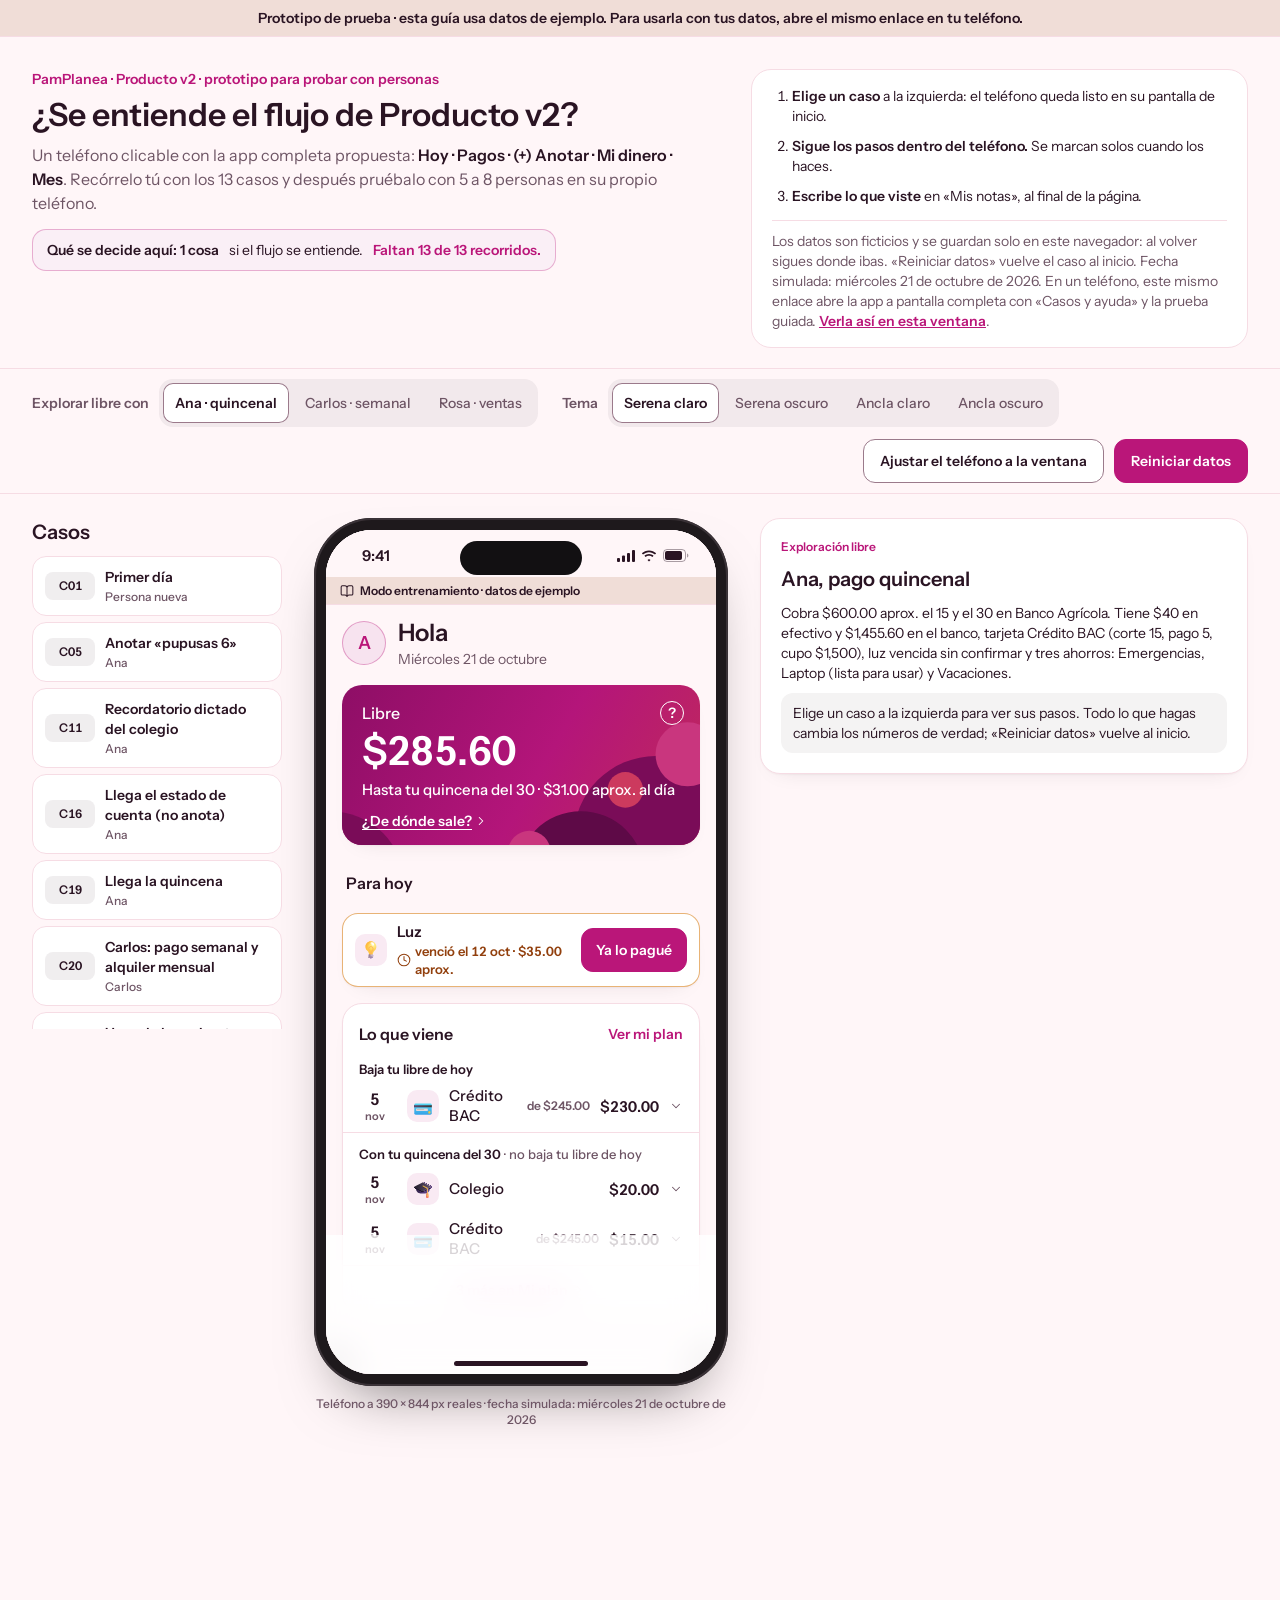
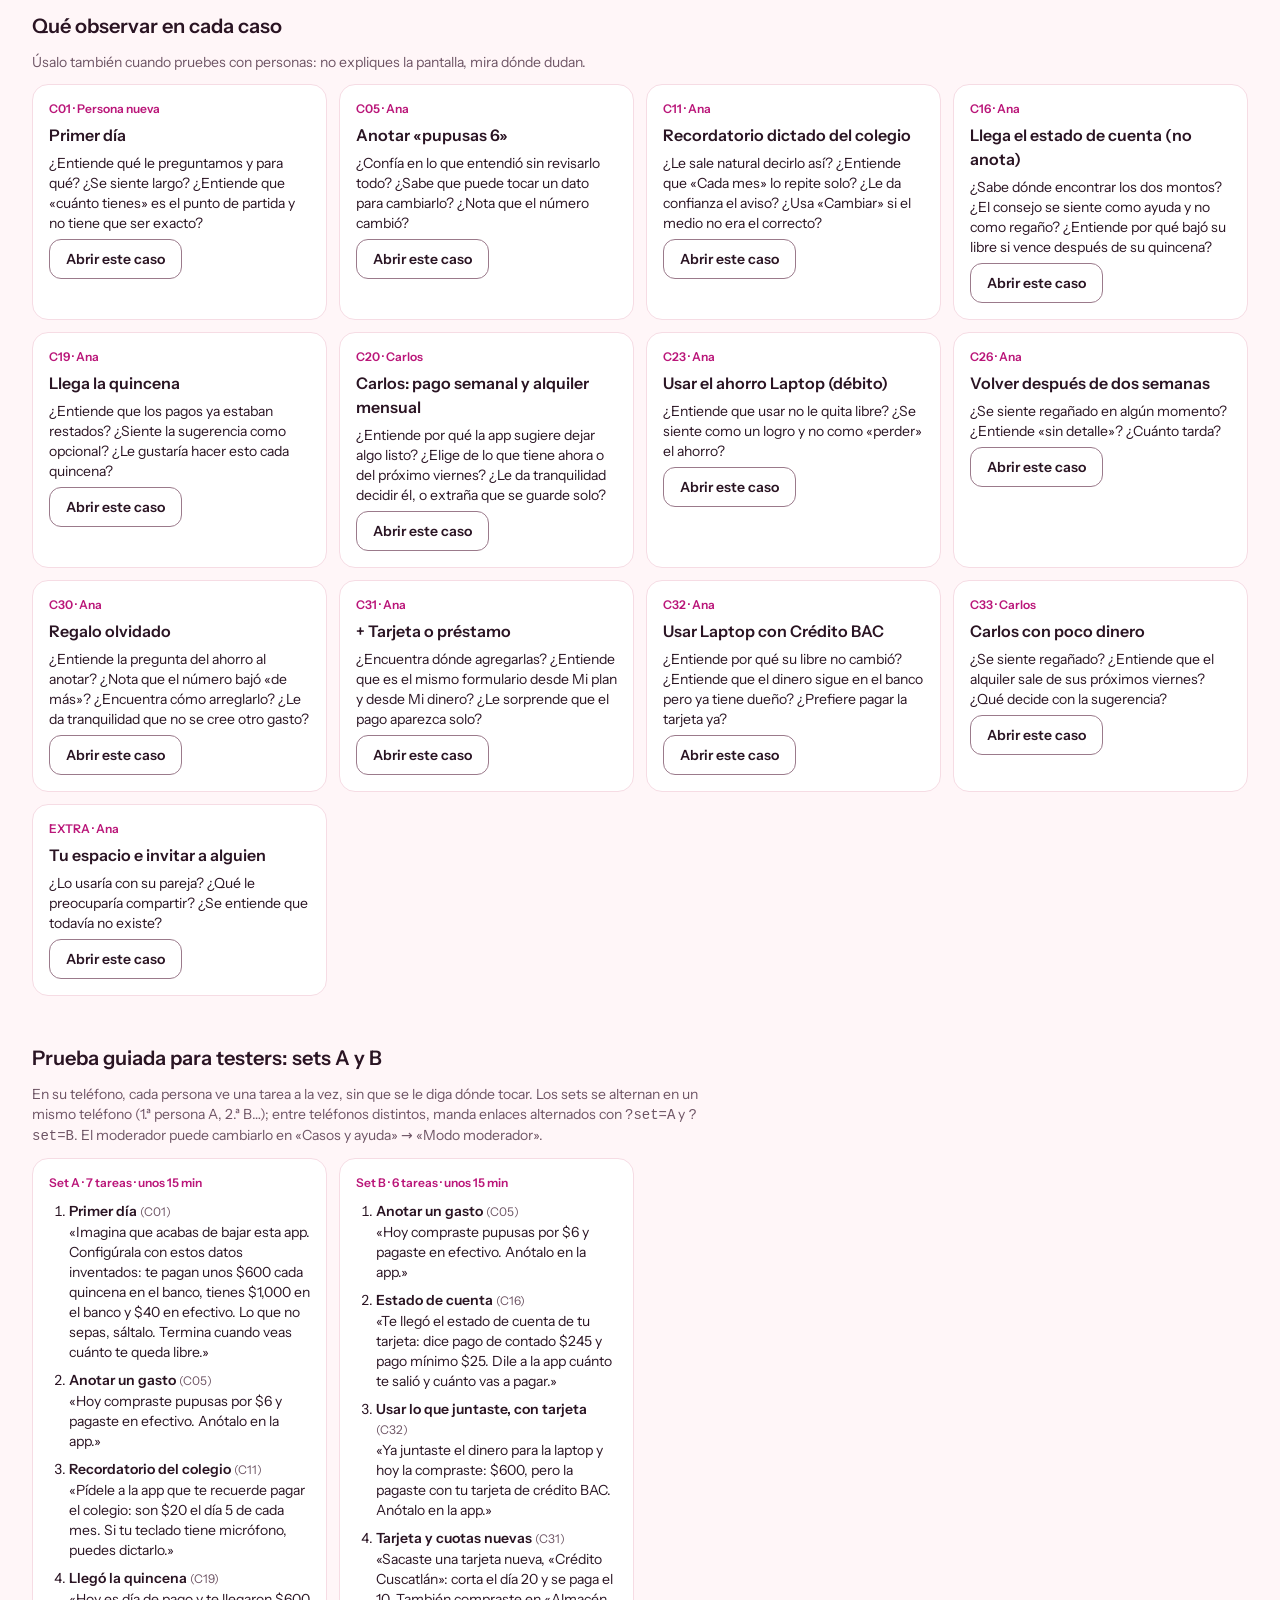
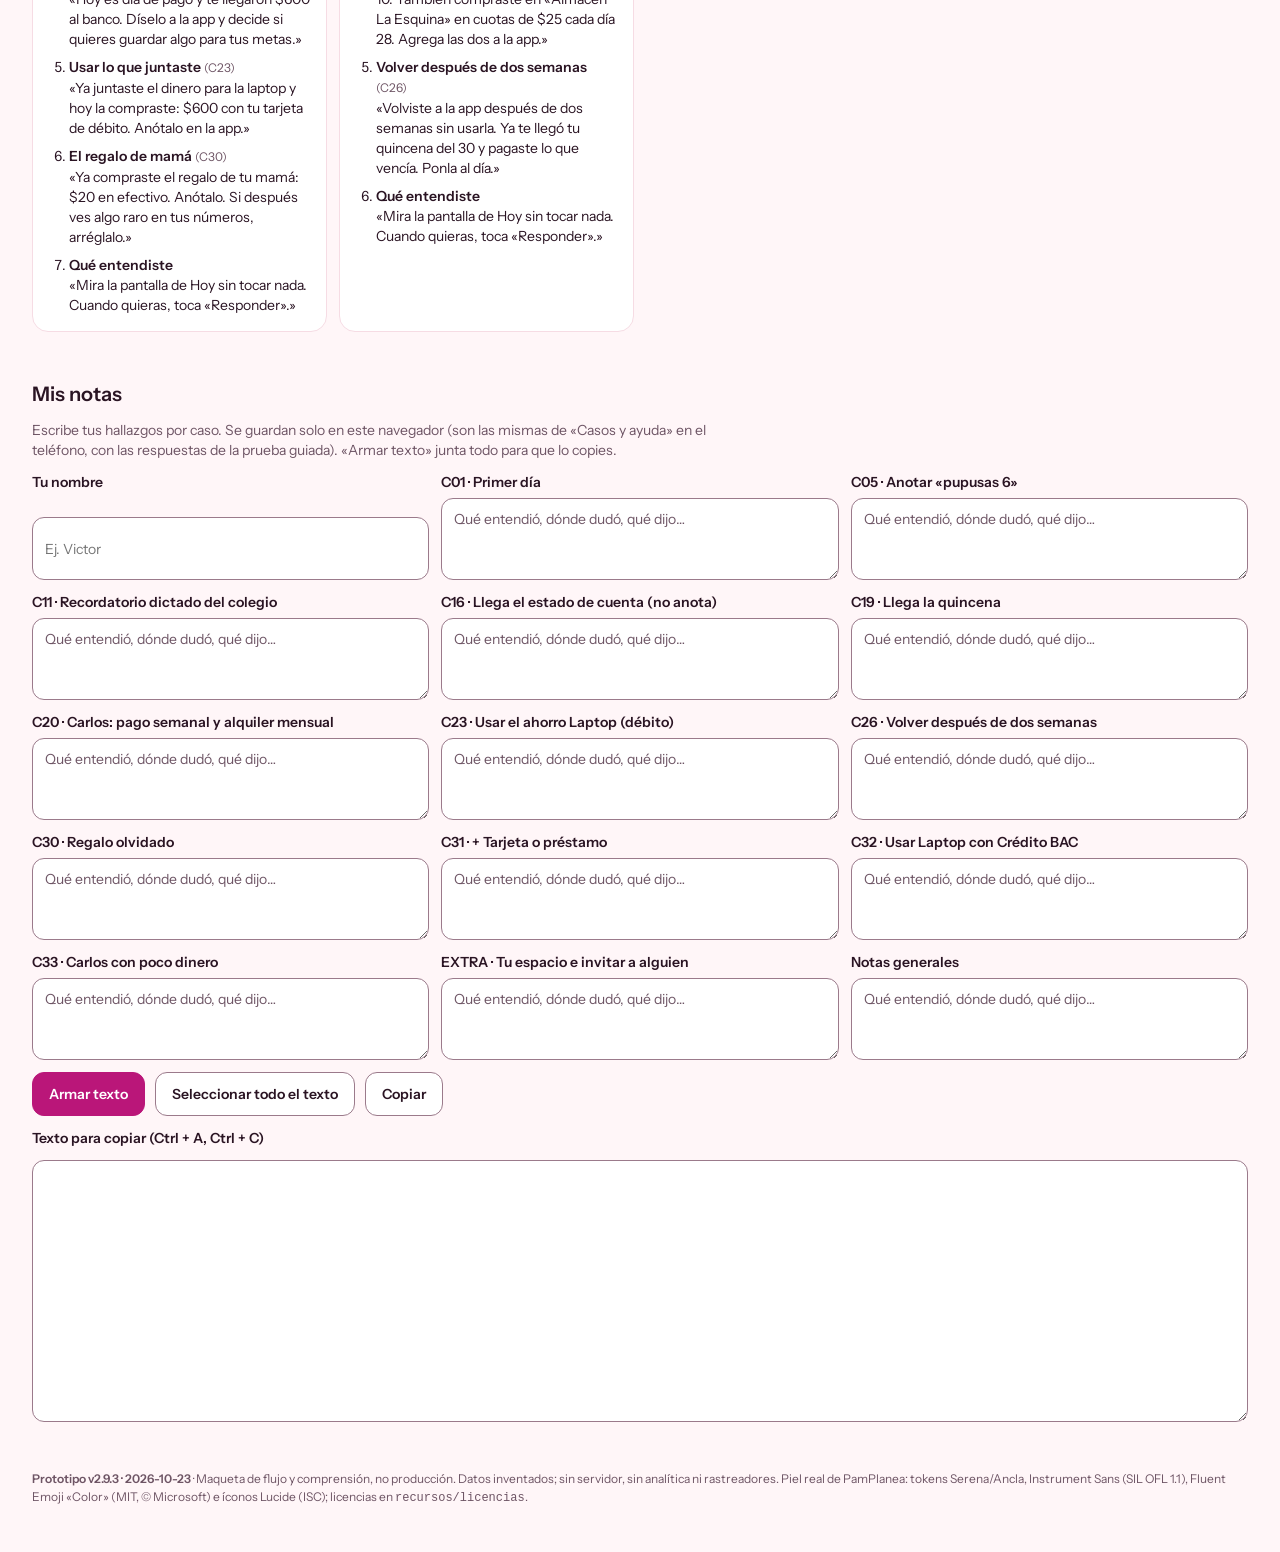
<file: index.html>
<!doctype html>
<html lang="es" data-palette="serena" data-mode="light">
    <head>
        <meta charset="utf-8" />
        <meta name="viewport" content="width=device-width, initial-scale=1" />
        <meta name="color-scheme" content="light dark" />
        <meta name="robots" content="noindex" />
        <title>PamPlanea · prototipo v2</title>
        <script>
            // En pantalla angosta (< 768 px) la app se abre a pantalla completa, sin marco ni guía.
            // «?guia=1» (desde «Casos y ayuda») muestra la guía de todos modos.
            if (window.matchMedia('(max-width: 767px)').matches && !/[?&]guia=1/.test(location.search)) location.replace('telefono.html' + location.search + location.hash);
        </script>
        <link rel="icon" href="recursos/icono.svg" type="image/svg+xml" />
        <script>
            // App instalable (PWA) solo servida por http(s): por file:// el navegador bloquea el manifest.
            if (/^https?:$/.test(location.protocol)) document.head.appendChild(Object.assign(document.createElement('link'), { rel: 'manifest', href: 'manifest.webmanifest' }));
        </script>
        <meta name="theme-color" content="#f7e9e4" />
        <link rel="apple-touch-icon" href="recursos/iconos/apple-touch-icon-180.png" />
        <meta name="apple-mobile-web-app-capable" content="yes" />
        <meta name="mobile-web-app-capable" content="yes" />
        <meta name="apple-mobile-web-app-title" content="PamPlanea" />
        <meta name="apple-mobile-web-app-status-bar-style" content="default" />
        <link rel="stylesheet" href="recursos/fuentes.css" />
        <link rel="stylesheet" href="recursos/tokens.css" />
        <link rel="stylesheet" href="guia.css" />
    </head>
    <body>
        <a class="g-saltar" href="#telefono">Ir al teléfono</a>
        <p class="g-aviso" role="note">Prototipo de prueba · esta guía usa datos de ejemplo. Para usarla con tus datos, abre el mismo enlace en tu teléfono.</p>
        <header class="g-cab">
            <div class="g-cab-txt">
                <p class="g-ceja">PamPlanea · Producto v2 · prototipo para probar con personas</p>
                <h1>¿Se entiende el flujo de Producto v2?</h1>
                <p class="g-lead">Un teléfono clicable con la app completa propuesta: <strong>Hoy · Pagos · (+) Anotar · Mi dinero · Mes</strong>. Recórrelo tú con los 13 casos y después pruébalo con 5 a 8 personas en su propio teléfono.</p>
                <p class="g-decide"><span class="g-decide-t">Qué se decide aquí: 1 cosa</span> si el flujo se entiende. <span id="g-faltan" aria-live="polite">Faltan 13 de 13 recorridos.</span></p>
            </div>
            <ol class="g-como">
                <li><strong>Elige un caso</strong> a la izquierda: el teléfono queda listo en su pantalla de inicio.</li>
                <li><strong>Sigue los pasos dentro del teléfono.</strong> Se marcan solos cuando los haces.</li>
                <li><strong>Escribe lo que viste</strong> en «Mis notas», al final de la página.</li>
                <li class="g-como-nota">Los datos son ficticios y se guardan solo en este navegador: al volver sigues donde ibas. «Reiniciar datos» vuelve el caso al inicio. Fecha simulada: miércoles 21 de octubre de 2026. En un teléfono, este mismo enlace abre la app a pantalla completa con «Casos y ayuda» y la prueba guiada. <a href="telefono.html">Verla así en esta ventana</a>.</li>
            </ol>
        </header>

        <div class="g-barra" role="region" aria-label="Controles del prototipo">
            <div class="g-control" role="group" aria-labelledby="g-l-persona">
                <span class="g-control-l" id="g-l-persona">Explorar libre con</span>
                <div class="g-seg">
                    <button type="button" data-persona="ana" aria-pressed="false">Ana · quincenal</button>
                    <button type="button" data-persona="carlos" aria-pressed="false">Carlos · semanal</button>
                    <button type="button" data-persona="rosa" aria-pressed="false">Rosa · ventas</button>
                </div>
            </div>
            <div class="g-control" role="group" aria-labelledby="g-l-tema">
                <span class="g-control-l" id="g-l-tema">Tema</span>
                <div class="g-seg">
                    <button type="button" data-tema="serena-claro" aria-pressed="true">Serena claro</button>
                    <button type="button" data-tema="serena-oscuro" aria-pressed="false">Serena oscuro</button>
                    <button type="button" data-tema="ancla-claro" aria-pressed="false">Ancla claro</button>
                    <button type="button" data-tema="ancla-oscuro" aria-pressed="false">Ancla oscuro</button>
                </div>
            </div>
            <div class="g-control g-control--der">
                <button type="button" class="g-btn" id="g-ajustar" aria-pressed="false">Ajustar el teléfono a la ventana</button>
                <button type="button" class="g-btn g-btn--prim" id="g-reiniciar">Reiniciar datos</button>
            </div>
        </div>

        <main class="g-main">
            <nav class="g-casos" aria-labelledby="g-casos-t">
                <h2 id="g-casos-t" class="g-h2">Casos</h2>
                <ul id="g-lista-casos"></ul>
            </nav>
            <div class="g-telefono" id="g-telefono">
                <div class="marco">
                    <iframe id="telefono" src="telefono.html" title="Prototipo de PamPlanea en un teléfono de 390 por 844 píxeles" width="390" height="844"></iframe>
                </div>
                <p class="g-pie-tel" id="g-pie-tel">Teléfono a 390 × 844 px reales · fecha simulada: miércoles 21 de octubre de 2026</p>
            </div>
            <aside class="g-panel" id="g-panel" aria-live="polite"></aside>
        </main>

        <section class="g-seccion" aria-labelledby="g-obs-t">
            <h2 id="g-obs-t" class="g-h2">Qué observar en cada caso</h2>
            <p class="g-sub">Úsalo también cuando pruebes con personas: no expliques la pantalla, mira dónde dudan.</p>
            <div class="g-obs" id="g-obs"></div>
        </section>

        <section class="g-seccion" aria-labelledby="g-sets-t">
            <h2 id="g-sets-t" class="g-h2">Prueba guiada para testers: sets A y B</h2>
            <p class="g-sub">En su teléfono, cada persona ve una tarea a la vez, sin que se le diga dónde tocar. Los sets se alternan en un mismo teléfono (1.ª persona A, 2.ª B…); entre teléfonos distintos, manda enlaces alternados con <code>?set=A</code> y <code>?set=B</code>. El moderador puede cambiarlo en «Casos y ayuda» → «Modo moderador».</p>
            <div class="g-obs" id="g-sets"></div>
        </section>

        <section class="g-seccion" aria-labelledby="g-notas-t">
            <h2 id="g-notas-t" class="g-h2">Mis notas</h2>
            <p class="g-sub">Escribe tus hallazgos por caso. Se guardan solo en este navegador (son las mismas de «Casos y ayuda» en el teléfono, con las respuestas de la prueba guiada). «Armar texto» junta todo para que lo copies.</p>
            <div class="g-notas" id="g-notas"></div>
            <div class="g-armar">
                <button type="button" class="g-btn g-btn--prim" id="g-armar">Armar texto</button>
                <button type="button" class="g-btn" id="g-seleccionar">Seleccionar todo el texto</button>
                <button type="button" class="g-btn" id="g-copiar">Copiar</button>
                <span class="g-copiado" id="g-copiado" aria-live="polite"></span>
            </div>
            <label class="g-label" for="g-texto">Texto para copiar (Ctrl + A, Ctrl + C)</label>
            <textarea id="g-texto" class="g-texto" readonly rows="12"></textarea>
        </section>

        <footer class="g-pie">
            <p><strong id="g-version">Prototipo v2.9.3 · 2026-10-23</strong> · Maqueta de flujo y comprensión, no producción. Datos inventados; sin servidor, sin analítica ni rastreadores. Piel real de PamPlanea: tokens Serena/Ancla, Instrument Sans (SIL OFL 1.1), Fluent Emoji «Color» (MIT, © Microsoft) e íconos Lucide (ISC); licencias en <code>recursos/licencias</code>.</p>
        </footer>
        <script src="casos.js"></script>
        <script src="guia.js"></script>
    </body>
</html>
</file>
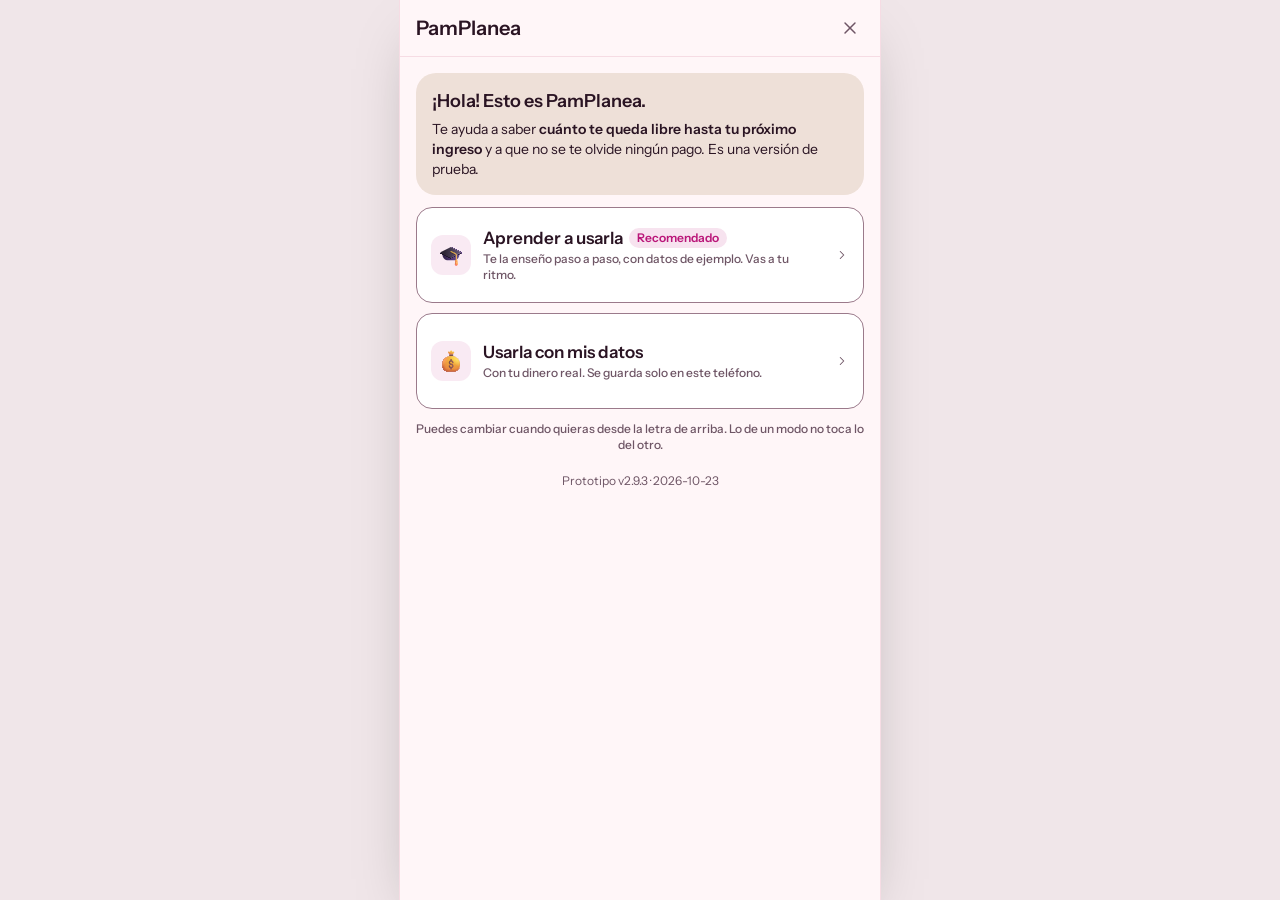
<file: telefono.html>
<!doctype html>
<html lang="es" data-palette="serena" data-mode="light">
    <head>
        <meta charset="utf-8" />
        <meta name="viewport" content="width=device-width, initial-scale=1, viewport-fit=cover, interactive-widget=resizes-content" />
        <meta name="color-scheme" content="light dark" />
        <meta name="robots" content="noindex" />
        <title>PamPlanea · prototipo v2</title>
        <link rel="icon" href="recursos/icono.svg" type="image/svg+xml" />
        <script>
            // App instalable (PWA) solo servida por http(s): por file:// el navegador bloquea el manifest.
            if (/^https?:$/.test(location.protocol)) document.head.appendChild(Object.assign(document.createElement('link'), { rel: 'manifest', href: 'manifest.webmanifest' }));
        </script>
        <!-- v2.6.1 (V2-74): la barra de estado toma el color de arriba en claro y en oscuro desde el primer cuadro (después,
             P.colorBarra la iguala al tema elegido). Ícono de 180×180 para iPhone; sin pantallas de inicio por modelo: iOS
             muestra la última vista de la app mientras abre. -->
        <meta name="theme-color" media="(prefers-color-scheme: light)" content="#f7e9e4" />
        <meta name="theme-color" media="(prefers-color-scheme: dark)" content="#372a1c" />
        <link rel="apple-touch-icon" sizes="180x180" href="recursos/iconos/apple-touch-icon-180.png" />
        <meta name="apple-mobile-web-app-capable" content="yes" />
        <meta name="mobile-web-app-capable" content="yes" />
        <meta name="apple-mobile-web-app-title" content="PamPlanea" />
        <meta name="apple-mobile-web-app-status-bar-style" content="default" />
        <link rel="stylesheet" href="recursos/fuentes.css" />
        <link rel="stylesheet" href="recursos/tokens.css" />
        <link rel="stylesheet" href="prototipo.css" />
    </head>
    <body>
        <div id="app" class="app">
            <div class="sb" aria-hidden="true">
                <span class="sb-hora">9:41</span>
                <span class="sb-isla"></span>
                <span class="sb-ico">
                    <svg width="18" height="12" viewBox="0 0 18 12"><rect x="0" y="8" width="3" height="4" rx="1" /><rect x="5" y="5.5" width="3" height="6.5" rx="1" /><rect x="10" y="3" width="3" height="9" rx="1" /><rect x="15" y="0" width="3" height="12" rx="1" /></svg>
                    <svg width="16" height="12" viewBox="0 0 16 12"><path d="M8 2.2c2.3 0 4.4.9 6 2.4l1.2-1.3C13.3 1.5 10.8.4 8 .4S2.7 1.5.8 3.3L2 4.6c1.6-1.5 3.7-2.4 6-2.4Zm0 3.6c1.3 0 2.5.5 3.4 1.3l1.2-1.3C11.4 4.7 9.8 4 8 4s-3.4.7-4.6 1.8l1.2 1.3C5.5 6.3 6.7 5.8 8 5.8Zm0 3.5c-.6 0-1.1.2-1.5.6L8 11.6l1.5-1.7c-.4-.4-.9-.6-1.5-.6Z" /></svg>
                    <svg width="27" height="13" viewBox="0 0 27 13"><rect x=".5" y=".5" width="22" height="12" rx="3.5" fill="none" stroke="currentColor" opacity=".4" /><rect x="2" y="2" width="17" height="9" rx="2" /><path d="M24 4.5v4c.8-.3 1.4-1.1 1.4-2s-.6-1.7-1.4-2Z" opacity=".4" /></svg>
                </span>
            </div>
            <div id="aviso-proto" class="aviso-proto" role="note">Versión de prueba</div>
            <div id="tarea-bar" class="tarea-bar" hidden></div>
            <main id="vista" class="vista"><div id="pantalla"></div></main>
            <nav id="nav" class="nav" aria-label="Principal"></nav>
            <div id="capa-banner" class="capa-banner"></div>
            <div id="capa-hoja"></div>
            <div id="capa-toast" class="capa-toast" role="status" aria-live="polite"></div>
            <div id="capa-ayuda" class="capa-ayuda"></div>
            <div id="capa-tour" class="capa-tour"></div>
            <div id="capa-dlg" class="capa-dlg"></div>
            <div class="home-ind" aria-hidden="true"></div>
        </div>
        <script src="recursos/arte.js"></script>
        <script src="datos.js"></script>
        <script src="glosario.js"></script>
        <script src="motor.js"></script>
        <script src="app.js"></script>
        <script src="hojas.js"></script>
        <script src="hoy.js"></script>
        <script src="casos.js"></script>
        <script src="arranque.js"></script>
        <script src="ayuda.js"></script>
        <script src="modos.js"></script>
        <script src="tour.js"></script>
        <script src="atras.js"></script>
    </body>
</html>
</file>
<file: recursos/fuentes.css>
/* Instrument Sans (SIL OFL 1.1). Incrustada en base64 para abrir con doble clic. */
@font-face{font-family:'Instrument Sans';font-style:normal;font-weight:400;font-display:block;src:url([data-uri]) format('woff2')}
@font-face{font-family:'Instrument Sans';font-style:normal;font-weight:500;font-display:block;src:url([data-uri]) format('woff2')}
@font-face{font-family:'Instrument Sans';font-style:normal;font-weight:600;font-display:block;src:url([data-uri]) format('woff2')}
</file>
<file: recursos/tokens.css>
/* Copiado de resources/css/app.css (solo lectura) por herramientas/generar-recursos.mjs. */
:root {
    --font-sans:
        Instrument Sans, ui-sans-serif, system-ui, sans-serif,
        'Apple Color Emoji', 'Segoe UI Emoji', 'Segoe UI Symbol',
        'Noto Color Emoji';

    --color-brand: #ba1679;
    --color-primary: #ba1679;
    --color-focus: #ba1679;
    --color-control-border: #9b7a8b;
    --color-primary-fg: #ffffff;
    --color-button-primary-hover: #9f1268;
    --color-button-primary-active: #860f57;
    --color-button-danger-hover: #a91f28;
    --color-button-danger-active: #8e1a22;
    --color-button-danger-fg: #ffffff;
    --color-accent: #ff8a5c;
    --color-surface: #fff6f8;
    --color-surface-2: #ffffff;
    --color-text: #2a1423;
    --color-text-muted: #6e5565;
    --color-border: #f6dce4;
    --color-success: #0b7748;
    --color-danger: #c5242f;

    /* Fixed type scale 32/24/20/16/14/12 (03 §17.3). */
    
    
    --radius-card: 1.25rem;
}
:root {
    color-scheme: light;

    /* The cover of a savings fund (03 §19.7.1): its three colours, its text and the
       eight tones of its drawing. Every one of them holds the text at 4.5:1 or more. */
    --cover-1: #ffd3b8;
    --cover-2: #ffb3c7;
    --cover-3: #f7a8e0;
    --cover-fg: #2a1423;
    --cover-far: #ffdde8;
    --cover-mid: #ff9dbd;
    --cover-near: #f2709f;
    --cover-ink: #e0568f;
    --cover-disc: #fff3c4;
    --cover-acc: #ff8a5c;
    --cover-acc2: #c9a0f5;
    --cover-lite: #ffffff;

    /* The cover of Inicio (03 §19.7.2): its three colours, its text and the four tones
       of its pattern. Every one of them holds white text at 4.5:1 or more. */
    --home-1: #8e0e66;
    --home-2: #b4157a;
    --home-3: #c02a5a;
    --home-fg: #ffffff;
    --home-far: #c9367e;
    --home-mid: #7a0c58;
    --home-near: #5e0a47;
    --home-lite: #cc3a5e;
    --art-main: #ba1679;
    --art-deep: #9f1268;
    --art-soft: #f1d0e4;
    --art-wash: #ffe9f1;
    --art-acc: #ff8a5c;
    --art-acc2: #b892f0;
    --art-lite: #ffffff;

    --app-motion-ease: cubic-bezier(0.2, 0.75, 0.25, 1);
    --app-shadow-card:
        0 1px 2px color-mix(in srgb, var(--color-text) 4%, transparent),
        0 10px 24px -18px color-mix(in srgb, var(--color-text) 18%, transparent);
    --app-shadow-overlay: 0 16px 48px -12px
        color-mix(in srgb, var(--color-text) 22%, transparent);
    --app-tint-active: color-mix(
        in srgb,
        var(--color-primary) 12%,
        var(--color-surface)
    );
    /* The one fill of a disabled button, whatever its variant (03 §11.1). */
    --app-button-disabled: color-mix(
        in srgb,
        var(--color-text) 12%,
        var(--color-surface-2)
    );

    /* Own palette for a card's colour (03 §18.1): no brand hues, no green or red. */
    --card-1: #7a4b6e;
    --card-2: #2b6470;
    --card-3: #4b4f8c;
    --card-4: #7a5a1c;
    --card-5: #4a5058;
    --card-6: #7b4f35;
    --card-fg: #ffffff;

    /* Category tones (03 §19.7, rules 7 and 8), the same in Serena and Ancla: one value for
       text and stroke over the tint, one for fills (dot, bar, chart). Light. */
    --tone-share: 16%;
    --tone-ambar: #92400e;
    --tone-ambar-fill: #d67506;
    --tone-naranja: #9a3412;
    --tone-naranja-fill: #ea580c;
    --tone-mostaza: #854d0e;
    --tone-mostaza-fill: #a16207;
    --tone-cian: #155e75;
    --tone-cian-fill: #0891b2;
    --tone-celeste: #0369a1;
    --tone-celeste-fill: #0284c7;
    --tone-azul: #1d4ed8;
    --tone-azul-fill: #2563eb;
    --tone-indigo: #4338ca;
    --tone-indigo-fill: #4f46e5;
    --tone-violeta: #6d28d9;
    --tone-violeta-fill: #7c3aed;
    --tone-fucsia: #a21caf;
    --tone-fucsia-fill: #c026d3;
    --tone-rosa: #ba185b;
    --tone-rosa-fill: #db2777;
    --tone-cafe: #6b3410;
    --tone-cafe-fill: #92400e;
    --tone-pizarra: #475569;
    --tone-pizarra-fill: #64748b;
}

:root[data-palette='ancla'] {
    /* The cover of a savings fund. */
    --cover-1: #bfd8ff;
    --cover-2: #b5e6f5;
    --cover-3: #c9d4ff;
    --cover-fg: #0d1b33;
    --cover-far: #dcebff;
    --cover-mid: #7fb2fa;
    --cover-near: #5b95f0;
    --cover-ink: #4c86e8;
    --cover-disc: #fff3c4;
    --cover-acc: #2cc5de;
    --cover-acc2: #ffb48a;
    --cover-lite: #ffffff;
    /* The cover of Inicio. */
    --home-1: #1a3bc2;
    --home-2: #1e54d4;
    --home-3: #0b6788;
    --home-fg: #ffffff;
    --home-far: #2a6fd6;
    --home-mid: #14309e;
    --home-near: #0f2478;
    --home-lite: #0e7c96;
    --art-main: #1f55e0;
    --art-deep: #1946bd;
    --art-soft: #d2ddf9;
    --art-wash: #e6efff;
    --art-acc: #06b6d4;
    --art-acc2: #ff9e6b;
    --art-lite: #ffffff;
    --color-brand: #1f55e0;
    --color-primary: #1f55e0;
    --color-focus: #1f55e0;
    --color-control-border: #71829e;
    --color-primary-fg: #ffffff;
    --color-button-primary-hover: #1946bd;
    --color-button-primary-active: #153b9f;
    --color-button-danger-hover: #a91f28;
    --color-button-danger-active: #8e1a22;
    --color-accent: #06b6d4;
    --color-surface: #f3f7fe;
    --color-surface-2: #ffffff;
    --color-text: #0d1b33;
    --color-text-muted: #4a5a75;
    --color-border: #d9e4f5;
    --color-success: #0b7748;
    --color-danger: #c5242f;
    --color-button-danger-fg: #ffffff;
}

:root[data-mode='dark'] {
    color-scheme: dark;

    --color-primary-fg: #2b0a1c;
    --color-surface: #170e14;
    --color-surface-2: #22151d;
    --color-text: #fbeff4;
    --color-text-muted: #cdb4c2;
    --color-control-border: #9a7c8c;
    --color-border: #3b2733;
    --color-success: #4ade94;
    --color-danger: #ff8b85;
    --color-button-danger-hover: #f3a39d;
    --color-button-danger-active: #f7b4af;
    --color-button-danger-fg: #2b0a1c;

    --card-1: #d3a0c4;
    --card-2: #7fbac6;
    --card-3: #a6a9e0;
    --card-4: #d4ae6a;
    --card-5: #aeb4bb;
    --card-6: #d2a081;
    --card-fg: #15171a;

    /* Category tones (03 §19.7, rules 7 and 8), the same in Serena and Ancla: one value for
       text and stroke over the tint, one for fills (dot, bar, chart). Dark. */
    --tone-share: 24%;
    --tone-ambar: #fcd34d;
    --tone-ambar-fill: #fbbf24;
    --tone-naranja: #fdba74;
    --tone-naranja-fill: #fb923c;
    --tone-mostaza: #fde047;
    --tone-mostaza-fill: #facc15;
    --tone-cian: #67e8f9;
    --tone-cian-fill: #22d3ee;
    --tone-celeste: #7dd3fc;
    --tone-celeste-fill: #38bdf8;
    --tone-azul: #93c5fd;
    --tone-azul-fill: #60a5fa;
    --tone-indigo: #a5b4fc;
    --tone-indigo-fill: #818cf8;
    --tone-violeta: #c4b5fd;
    --tone-violeta-fill: #a78bfa;
    --tone-fucsia: #f0abfc;
    --tone-fucsia-fill: #e879f9;
    --tone-rosa: #f9a8d4;
    --tone-rosa-fill: #f472b6;
    --tone-cafe: #e0b98f;
    --tone-cafe-fill: #d4a373;
    --tone-pizarra: #cbd5e1;
    --tone-pizarra-fill: #94a3b8;
}

:root[data-palette='serena'][data-mode='dark'] {
    /* The cover of a savings fund. */
    --cover-1: #6b2a3f;
    --cover-2: #7a2f5c;
    --cover-3: #5b2a6e;
    --cover-fg: #ffffff;
    --cover-far: #a63c78;
    --cover-mid: #5e1d52;
    --cover-near: #3d123a;
    --cover-ink: #260b24;
    --cover-disc: #cc3d6b;
    --cover-acc: #c2410c;
    --cover-acc2: #7a3fc0;
    --cover-lite: #be4a80;
    /* The cover of Inicio. */
    --home-1: #7a0f5a;
    --home-2: #a3176d;
    --home-3: #a82c56;
    --home-fg: #ffffff;
    --home-far: #bf3478;
    --home-mid: #650c4b;
    --home-near: #4a0937;
    --home-lite: #c43a5e;
    --art-main: #ff7db8;
    --art-deep: #ab557d;
    --art-soft: #64344c;
    --art-wash: #2e1826;
    --art-acc: #ffa27a;
    --art-acc2: #b79cf2;
    --art-lite: #22151d;
    --color-brand: #ff7db8;
    --color-primary: #ff7db8;
    --color-focus: #ff7db8;
    --color-button-primary-hover: #ff9bc8;
    --color-button-primary-active: #ffb1d4;
    --color-accent: #ffa27a;
    --color-control-border: #9a7c8c;
    --color-primary-fg: #2b0a1c;
    --color-button-danger-hover: #ffa09b;
    --color-button-danger-active: #ffb5b1;
    --color-button-danger-fg: #2b0a1c;
    --color-surface: #170e14;
    --color-surface-2: #22151d;
    --color-text: #fbeff4;
    --color-text-muted: #cdb4c2;
    --color-border: #3b2733;
    --color-success: #4ade94;
    --color-danger: #ff8b85;
}

:root[data-palette='ancla'][data-mode='dark'] {
    /* The cover of a savings fund. */
    --cover-1: #1f3a7a;
    --cover-2: #1b5273;
    --cover-3: #2b3585;
    --cover-fg: #ffffff;
    --cover-far: #2f58b8;
    --cover-mid: #16306e;
    --cover-near: #0f2152;
    --cover-ink: #0a1638;
    --cover-disc: #2a74cc;
    --cover-acc: #0e7c96;
    --cover-acc2: #b4530f;
    --cover-lite: #3672c8;
    /* The cover of Inicio. */
    --home-1: #142e99;
    --home-2: #1a4ab8;
    --home-3: #0a5f7d;
    --home-fg: #ffffff;
    --home-far: #2a66c4;
    --home-mid: #10267f;
    --home-near: #0b1a5c;
    --home-lite: #0c708a;
    --art-main: #7aa5ff;
    --art-deep: #5371ae;
    --art-soft: #32446a;
    --art-wash: #141f38;
    --art-acc: #4dd8ee;
    --art-acc2: #ffb48a;
    --art-lite: #131b2a;
    --color-brand: #7aa5ff;
    --color-primary: #7aa5ff;
    --color-focus: #7aa5ff;
    --color-button-primary-hover: #9bbbff;
    --color-button-primary-active: #b1caff;
    --color-accent: #4dd8ee;
    --color-control-border: #7386a6;
    --color-primary-fg: #081433;
    --color-button-danger-hover: #ffa09b;
    --color-button-danger-active: #ffb5b1;
    --color-button-danger-fg: #081433;
    --color-surface: #0b111d;
    --color-surface-2: #131b2a;
    --color-text: #eef3fc;
    --color-text-muted: #aebbd0;
    --color-border: #25324a;
    --color-success: #4ade94;
    --color-danger: #ff8b85;
}

/* Reglas de componentes reales de la app que este prototipo reutiliza. */
.app-button:disabled:not(.app-color-button, .app-button--card),
.app-button[aria-disabled='true'],
.app-ghost-button:disabled,
.app-ghost-button[aria-disabled='true'],
.app-menu [aria-disabled='true'] .app-menu-action,
fieldset:disabled .app-segment {
    --button-bg: var(--app-button-disabled) !important;
    --button-fg: var(--color-text-muted) !important;
    --button-border: var(--app-button-disabled) !important;

    background-color: var(--button-bg) !important;
    color: var(--button-fg) !important;
    border-color: var(--button-border) !important;
    box-shadow: none;
    cursor: not-allowed;
    opacity: 1 !important;
}

.app-card > .transaction-list-item:first-child {
    border-top-left-radius: calc(var(--radius-card) - 1px);
    border-top-right-radius: calc(var(--radius-card) - 1px);
}

.app-card > .transaction-list-item:last-child {
    border-bottom-right-radius: calc(var(--radius-card) - 1px);
    border-bottom-left-radius: calc(var(--radius-card) - 1px);
}

.app-ghost-button {
    display: inline-flex;
    min-width: 44px;
    min-height: 44px;
    align-items: center;
    justify-content: center;
    border-radius: var(--radius-xl);
    background-color: transparent;
    color: var(--color-text-muted);
}

.app-ghost-button:hover:not(:disabled),
.app-ghost-button[aria-pressed='true'],
.app-shell-account[aria-expanded='true'] {
    background-color: color-mix(in srgb, var(--color-text) 7%, transparent);
    color: var(--color-text);
}

.app-ghost-button:active:not(:disabled) {
    background-color: color-mix(in srgb, var(--color-text) 11%, transparent);
}

.app-ghost-button--danger,
.app-ghost-button--danger:hover:not(:disabled) {
    color: var(--color-danger);
}

.app-ghost-button--accent,
.app-ghost-button--accent:hover:not(:disabled) {
    color: var(--color-primary);
}

.app-card {
    border: 1px solid var(--color-border);
    border-radius: var(--radius-card);
    background-color: var(--color-surface-2);
    box-shadow: var(--app-shadow-card);
}

.transactions-day > .app-card {
    overflow: hidden;
}

.app-tabs {
    display: grid;
    grid-template-columns: repeat(2, minmax(0, 1fr));
    gap: 4px;
    border-radius: 1rem;
    background-color: color-mix(in srgb, var(--color-text) 6%, transparent);
    padding: 4px;
}

@media (width >= 640px) {
    .app-tabs {
        display: inline-grid;
    }
}

.app-tab {
    display: inline-flex;
    min-height: 44px;
    align-items: center;
    justify-content: center;
    gap: 0.5rem;
    border-radius: var(--radius-xl);
    padding-inline: 1rem;
    color: var(--color-text-muted);
    font-size: 0.875rem;
    font-weight: 500;
    line-height: 1.25rem;
}

.app-tab[aria-selected='true'],
.app-tab[aria-pressed='true'] {
    background-color: var(--color-surface-2);
    box-shadow: inset 0 0 0 1px var(--color-control-border);
    color: var(--color-text);
    font-weight: 600;
}

.app-tab-count {
    font-size: 0.75rem;
    font-variant-numeric: tabular-nums;
    font-weight: 500;
}

:where(
    .app-button:not(.app-button--card),
    .app-ghost-button,
    .app-choice,
    .app-dialog-close,
    .app-menu-action,
    .app-shell-nav-link,
    .app-shell-mobile-link,
    .app-shell-mobile-register,
    .theme-palette-choice,
    .theme-mode-choice
) {
    touch-action: manipulation;
    
    transition:
        transform 180ms var(--app-motion-ease),
        opacity 180ms var(--app-motion-ease);
}

:where(
        .app-button:not(.app-button--card),
        .app-ghost-button,
        .app-choice,
        .app-dialog-close,
        .app-menu-action,
        .app-shell-nav-link,
        .app-shell-mobile-link,
        .app-shell-mobile-register,
        .theme-palette-choice,
        .theme-mode-choice
    ):active:not(:disabled) {
    transform: scale(0.97);
}

@media (prefers-reduced-motion: reduce) {
    .app-shell-sidebar::before,
    .app-shell-label,
    .app-shell-active-indicator,
    .app-shell-mobile-nav,
    .app-shell-mobile-indicator,
    .app-overlay-motion,
    .app-dialog,
    .app-dialog-mask,
    .app-shell-more-mask,
    .app-menu,
    .app-shell-more,
    .app-form-popover,
    .transaction-list-item,
    :where(
        .app-button:not(.app-button--card),
        .app-ghost-button,
        .app-choice,
        .app-dialog-close,
        .app-menu-action,
        .app-shell-nav-link,
        .app-shell-mobile-link,
        .app-shell-mobile-register,
        .theme-palette-choice,
        .theme-mode-choice
    ) {
        transition: none !important;
        animation: none !important;
    }
    :where(
        .app-button:not(.app-button--card),
        .app-ghost-button,
        .app-choice,
        .app-dialog-close,
        .app-menu-action,
        .app-shell-nav-link,
        .app-shell-mobile-link,
        .app-shell-mobile-register,
        .theme-palette-choice,
        .theme-mode-choice
    ):is(:hover, :active),
    .transaction-list-item {
        transform: none !important;
    }
    .app-dialog,
    .app-menu,
    .app-shell-more,
    .app-form-popover {
        transform: none !important;
        opacity: 1 !important;
    }
}

.app-header-action,
.app-main-action {
    min-height: 48px;
}

@media (prefers-reduced-motion: no-preference) {
    .app-save-check {
        animation: app-save-check 200ms var(--app-motion-ease) both;
    }
}

@keyframes app-save-check {
    from {
        opacity: 0;
        transform: scale(0.6);
    }
    to {
        opacity: 1;
        transform: none;
    }
}

.app-illustration {
    display: block;
    flex-shrink: 0;
    width: 10rem;
    height: 7.5rem;
}

.app-illustration--large {
    width: 12.5rem;
    height: 9.375rem;
}

.app-illustration--small {
    width: 7.5rem;
    height: 5.625rem;
}

.app-illustration--mini {
    width: 4.5rem;
    height: 3.375rem;
}

@media (width >= 768px) {
    .app-illustration {
        width: 12.5rem;
        height: 9.375rem;
    }
    .app-illustration--large {
        width: 15rem;
        height: 11.25rem;
    }
    .app-illustration--small {
        width: 10rem;
        height: 7.5rem;
    }
    .app-illustration--mini {
        width: 6rem;
        height: 4.5rem;
    }
}

@media (height < 640px) {
    
    .app-illustration,
    .app-illustration--large,
    .app-illustration--small {
        width: 7.5rem;
        height: 5.625rem;
    }
    
    .app-empty-state[role='alert'] .app-illustration {
        display: none;
    }
    .app-illustration--mini {
        width: 4.5rem;
        height: 3.375rem;
    }
}

@media (width < 768px) {
    .app-empty-state:has(> [data-illustration='cuentas']),
    .app-empty-state:has(> [data-illustration='ahorros']) {
        padding-block: 2rem;
    }
    .app-empty-state .app-illustration[data-illustration='cuentas'],
    .app-empty-state .app-illustration[data-illustration='ahorros'] {
        width: 6rem;
        height: 4.5rem;
    }
}

.app-illustration [data-art-motion] {
    transform-box: fill-box;
    transform-origin: center;
}

@media (prefers-reduced-motion: no-preference) {
    .app-illustration--entering [data-art-motion='rise'] {
        animation: app-art-rise 1.4s var(--app-motion-ease) both;
    }
    .app-illustration--entering [data-art-motion='pop'] {
        animation: app-art-pop 0.5s var(--app-motion-ease) 1.1s both;
    }
    .app-illustration--entering [data-art-motion='drop'] {
        animation: app-art-drop 0.9s cubic-bezier(0.4, 0, 0.7, 0.4) 0.5s both;
    }
}

.app-home-pattern {
    position: relative;
    isolation: isolate;
    overflow: hidden;
    background: linear-gradient(
        120deg,
        var(--home-1),
        var(--home-2) 55%,
        var(--home-3)
    );
    color: var(--home-fg);
}

.app-home-pattern-art {
    position: absolute;
    inset: 0;
    z-index: -1;
    width: 100%;
    height: 100%;
    pointer-events: none;
}

.app-home-pattern [data-home-tone='far'] {
    --home-tone: var(--home-far);
}

.app-home-pattern [data-home-tone='mid'] {
    --home-tone: var(--home-mid);
}

.app-home-pattern [data-home-tone='near'] {
    --home-tone: var(--home-near);
}

.app-home-pattern [data-home-tone='lite'] {
    --home-tone: var(--home-lite);
}

.app-home-pattern [data-home-tone] {
    fill: var(--home-tone);
}

.app-home-pattern path[data-home-tone] {
    fill: none;
    stroke: var(--home-tone);
    stroke-width: 3;
    stroke-linecap: round;
}

@media (prefers-reduced-motion: no-preference) {
    .app-enter {
        animation: app-enter 280ms var(--app-motion-ease)
            var(--app-enter-delay, 0ms) both;
    }
    .app-goal-bar--entering {
        animation: app-goal-grow 600ms var(--app-motion-ease) both;
    }
}

.app-goal-bar {
    transform-origin: left center;
}

@keyframes app-enter {
    from {
        opacity: 0;
        transform: translateY(8px);
    }

    to {
        opacity: 1;
        transform: none;
    }
}

@keyframes app-goal-grow {
    from {
        transform: scaleX(0);
    }

    to {
        transform: none;
    }
}

@media (prefers-reduced-motion: no-preference) {
    .app-home-pattern-art--entering {
        animation: app-home-pattern-in 280ms var(--app-motion-ease) both;
    }
}

@keyframes app-home-pattern-in {
    from {
        opacity: 0;
        transform: translateY(8px);
    }

    to {
        opacity: 1;
        transform: none;
    }
}

.app-home-pattern .app-home-pattern-muted {
    color: var(--home-fg);
}

.app-home-pattern-action,
.app-cover-action {
    position: absolute;
    top: 0.5rem;
    right: 0.5rem;
    display: inline-flex;
    width: 2.75rem;
    height: 2.75rem;
    align-items: center;
    justify-content: center;
    border-radius: var(--radius-xl);
    color: var(--home-fg);
}

.app-home-pattern-action:hover {
    background-color: color-mix(in srgb, var(--home-fg) 14%, transparent);
}

.app-cover-action {
    color: var(--cover-fg);
}

.app-cover-action:hover {
    background-color: color-mix(in srgb, var(--cover-fg) 14%, transparent);
}

.app-home-pattern :focus-visible {
    outline-color: var(--home-fg);
}

.app-cover {
    position: relative;
    isolation: isolate;
    overflow: hidden;
    background: linear-gradient(
        120deg,
        var(--cover-1),
        var(--cover-2) 55%,
        var(--cover-3)
    );
    color: var(--cover-fg);
}

.app-cover-art {
    position: absolute;
    inset: 0;
    z-index: -1;
    width: 100%;
    height: 100%;
    pointer-events: none;
}

.app-cover-art [data-cover-motion] {
    transform-box: fill-box;
    transform-origin: center;
}

.app-cover-art [data-cover-motion='swing'] {
    transform-origin: center top;
}

.app-cover-art [data-cover-motion='grow'] {
    transform-origin: center bottom;
}

@media (prefers-reduced-motion: no-preference) {
    .app-cover-art--entering [data-cover-motion='rise'] {
        animation: app-cover-rise 1.4s var(--app-motion-ease) both;
    }
    .app-cover-art--entering [data-cover-motion='drift'] {
        animation: app-cover-drift 2.2s var(--app-motion-ease) 0.2s both;
    }
    .app-cover-art--entering [data-cover-motion='pop'] {
        animation: app-cover-pop 0.5s var(--app-motion-ease) 1.1s both;
    }
    .app-cover-art--entering [data-cover-motion='drop'] {
        animation: app-cover-drop 0.9s cubic-bezier(0.4, 0, 0.7, 0.4) 0.5s both;
    }
    .app-cover-art--entering [data-cover-motion='fly'] {
        animation: app-cover-fly 2.4s var(--app-motion-ease) both;
    }
    .app-cover-art--entering [data-cover-motion='drive'] {
        animation: app-cover-drive 2s var(--app-motion-ease) both;
    }
    .app-cover-art--entering [data-cover-motion='float'] {
        animation: app-cover-float 1.8s var(--app-motion-ease) both;
    }
    .app-cover-art--entering [data-cover-motion='swing'] {
        animation: app-cover-swing 1.6s var(--app-motion-ease) both;
    }
    .app-cover-art--entering [data-cover-motion='grow'] {
        animation: app-cover-grow 1.4s var(--app-motion-ease) both;
    }
}

@keyframes app-cover-rise {
    from {
        opacity: 0;
        transform: translateY(18px);
    }

    to {
        opacity: 1;
        transform: none;
    }
}

@keyframes app-cover-drift {
    from {
        opacity: 0;
        transform: translateX(-28px);
    }

    to {
        opacity: 1;
        transform: none;
    }
}

@keyframes app-cover-pop {
    from {
        opacity: 0;
        transform: scale(0.6);
    }

    to {
        opacity: 1;
        transform: none;
    }
}

@keyframes app-cover-drop {
    from {
        opacity: 0;
        transform: translateY(-24px);
    }

    to {
        opacity: 1;
        transform: none;
    }
}

@keyframes app-cover-fly {
    from {
        opacity: 0;
        transform: translate(-64px, 16px);
    }

    to {
        opacity: 1;
        transform: none;
    }
}

@keyframes app-cover-drive {
    from {
        transform: translateX(-46px);
    }

    to {
        transform: none;
    }
}

@keyframes app-cover-float {
    from {
        transform: translateY(10px);
    }

    to {
        transform: none;
    }
}

@keyframes app-cover-swing {
    from {
        transform: rotate(-7deg);
    }

    to {
        transform: none;
    }
}

@keyframes app-cover-grow {
    from {
        transform: scale(0.5);
    }

    to {
        transform: none;
    }
}

.app-cover .app-cover-muted {
    color: var(--cover-fg);
}

.app-cover :focus-visible {
    outline-color: var(--cover-fg);
}

.app-cover--crop {
    width: 4rem;
    height: 4rem;
    flex-shrink: 0;
    border-radius: 0.875rem;
    background: linear-gradient(
        135deg,
        var(--cover-1),
        var(--cover-2) 55%,
        var(--cover-3)
    );
}

.app-cover--crop.app-cover--small {
    width: 3rem;
    height: 3rem;
    border-radius: 0.75rem;
}

.app-cover--crop.app-cover--tiny {
    width: 2rem;
    height: 2rem;
    border-radius: 0.5rem;
}

.savings-place > .app-cover-action {
    z-index: 1;
}

.app-cover--place {
    border-radius: 0.875rem;
    background: none;
}

.account-main-actions .app-main-action {
    padding-block: 0;
    padding-inline: 1rem;
    font-size: var(--text-sm);
    line-height: var(--text-sm--line-height);
}

@media (width < 640px) {
    .account-main-actions .app-main-action:not(.bg-primary) {
        padding-inline: 0.75rem;
    }
}

.account-place-summary .app-ghost-button--accent,
.account-place-summary .app-ghost-button--accent:hover:not(:disabled) {
    color: var(--cover-fg);
}
</file>
<file: guia.css>
/* Guía del prototipo Producto v2: escritorio. Tokens reales de PamPlanea, cambian con el tema. */
*,
*::before,
*::after {
    box-sizing: border-box;
}
html {
    --radius-xl: 0.75rem;
    background: var(--color-surface);
    color-scheme: light;
    font-family: var(--font-sans);
}
html[data-mode='dark'] {
    color-scheme: dark;
}
body {
    margin: 0;
    background: var(--color-surface);
    color: var(--color-text);
    font-size: 16px;
    line-height: 24px;
}
h1,
h2,
h3,
p {
    margin: 0;
}
button,
textarea,
input {
    font: inherit;
    color: inherit;
}
button {
    cursor: pointer;
}
:focus-visible {
    outline: 2px solid var(--color-focus);
    outline-offset: 2px;
}
.sr-only {
    position: absolute;
    width: 1px;
    height: 1px;
    overflow: hidden;
    clip: rect(0 0 0 0);
    white-space: nowrap;
}
.g-saltar {
    position: absolute;
    top: 8px;
    left: 8px;
    z-index: 10;
    padding: 10px 14px;
    border-radius: 12px;
    background: var(--color-primary);
    color: var(--color-primary-fg);
    transform: translateY(-200%);
}
.g-saltar:focus {
    transform: none;
}
.g-cab {
    display: grid;
    grid-template-columns: minmax(0, 1.35fr) minmax(0, 1fr);
    gap: 24px 48px;
    max-width: 1400px;
    margin: 0 auto;
    padding: 32px 32px 20px;
}
.g-ceja {
    color: var(--color-primary);
    font-size: 14px;
    font-weight: 600;
    line-height: 20px;
}
.g-cab h1 {
    margin-top: 6px;
    font-size: 32px;
    font-weight: 600;
    line-height: 40px;
    text-wrap: balance;
}
.g-lead {
    max-width: 68ch;
    margin-top: 8px;
    color: var(--color-text-muted);
}
.g-lead strong {
    color: var(--color-text);
}
.g-decide {
    display: inline-flex;
    flex-wrap: wrap;
    align-items: center;
    gap: 6px 10px;
    margin-top: 14px;
    padding: 10px 14px;
    border: 1px solid color-mix(in srgb, var(--color-primary) 30%, transparent);
    border-radius: 14px;
    background: color-mix(in srgb, var(--color-primary) 7%, var(--color-surface-2));
    font-size: 14px;
    line-height: 20px;
}
.g-decide-t {
    font-weight: 600;
}
#g-faltan {
    color: var(--color-primary);
    font-weight: 600;
}
.g-como {
    display: grid;
    align-content: start;
    gap: 10px;
    margin: 0;
    padding: 16px 20px 16px 40px;
    border: 1px solid var(--color-border);
    border-radius: var(--radius-card);
    background: var(--color-surface-2);
    font-size: 14px;
    line-height: 20px;
}
.g-como-nota {
    list-style: none;
    margin: 4px 0 0 -20px;
    padding-top: 10px;
    border-top: 1px solid var(--color-border);
    color: var(--color-text-muted);
}
.g-barra {
    position: sticky;
    top: 0;
    z-index: 5;
    display: flex;
    flex-wrap: wrap;
    align-items: center;
    gap: 12px 24px;
    max-width: 1400px;
    margin: 0 auto;
    padding: 10px 32px;
    border-block: 1px solid var(--color-border);
    background: color-mix(in srgb, var(--color-surface) 92%, transparent);
    -webkit-backdrop-filter: blur(14px);
    backdrop-filter: blur(14px);
}
.g-control {
    display: flex;
    align-items: center;
    gap: 10px;
}
.g-control--der {
    margin-left: auto;
}
.g-control-l {
    color: var(--color-text-muted);
    font-size: 14px;
    font-weight: 600;
}
.g-seg {
    display: flex;
    gap: 4px;
    padding: 4px;
    border-radius: 14px;
    background: color-mix(in srgb, var(--color-text) 6%, transparent);
}
.g-seg button {
    min-height: 40px;
    padding: 0 12px;
    border: 0;
    border-radius: 10px;
    background: none;
    color: var(--color-text-muted);
    font-size: 14px;
    font-weight: 500;
}
.g-seg button:hover {
    color: var(--color-text);
}
.g-seg button[aria-pressed='true'] {
    background: var(--color-surface-2);
    box-shadow: inset 0 0 0 1px var(--color-control-border);
    color: var(--color-text);
    font-weight: 600;
}
.g-btn {
    display: inline-flex;
    min-height: 44px;
    align-items: center;
    justify-content: center;
    gap: 6px;
    padding: 0 16px;
    border: 1px solid var(--color-control-border);
    border-radius: var(--radius-xl);
    background: var(--color-surface-2);
    font-size: 14px;
    font-weight: 600;
    text-align: center;
}
.g-btn:hover {
    border-color: var(--color-focus);
}
.g-btn[aria-pressed='true'] {
    border-color: var(--color-primary);
    box-shadow: inset 0 0 0 1px var(--color-primary);
}
.g-btn--prim {
    border-color: var(--color-primary);
    background: var(--color-primary);
    color: var(--color-primary-fg);
}
.g-btn--prim:hover {
    background: var(--color-button-primary-hover);
}
.g-btn--sim {
    width: 100%;
    justify-content: flex-start;
    border-color: var(--color-primary);
    background: color-mix(in srgb, var(--color-primary) 8%, var(--color-surface-2));
    color: var(--color-text);
}
.g-btn--sm {
    min-height: 40px;
    justify-self: start;
}
.g-main {
    display: grid;
    grid-template-columns: 250px 414px minmax(300px, 1fr);
    align-items: start;
    gap: 32px;
    max-width: 1400px;
    margin: 0 auto;
    padding: 24px 32px 40px;
    scroll-margin-top: 70px;
}
.g-h2 {
    font-size: 20px;
    font-weight: 600;
    line-height: 28px;
}
.g-h3 {
    margin-top: 6px;
    font-size: 16px;
    font-weight: 600;
    line-height: 24px;
}
.g-casos {
    position: sticky;
    top: 84px;
    display: grid;
    gap: 10px;
}
.g-casos ul {
    display: grid;
    gap: 6px;
    margin: 0;
    padding: 0;
    list-style: none;
}
.g-caso {
    display: grid;
    width: 100%;
    grid-template-columns: auto 1fr;
    gap: 2px 10px;
    padding: 10px 12px;
    border: 1px solid var(--color-border);
    border-radius: 14px;
    background: var(--color-surface-2);
    text-align: left;
}
.g-caso:hover {
    border-color: var(--color-focus);
}
.g-caso[aria-pressed='true'] {
    border-color: var(--color-primary);
    background: color-mix(in srgb, var(--color-primary) 8%, var(--color-surface-2));
    box-shadow: inset 0 0 0 1px var(--color-primary);
}
.g-caso-cod {
    grid-row: span 2;
    align-self: center;
    min-width: 50px;
    padding: 2px 6px;
    border-radius: 8px;
    background: color-mix(in srgb, var(--color-text) 7%, transparent);
    font-size: 12px;
    font-variant-numeric: tabular-nums;
    font-weight: 600;
    text-align: center;
}
.g-caso-t {
    font-size: 14px;
    font-weight: 600;
    line-height: 20px;
}
.g-caso-p {
    color: var(--color-text-muted);
    font-size: 12px;
    font-weight: 500;
    line-height: 16px;
}
.g-telefono {
    display: grid;
    justify-items: center;
    gap: 10px;
}
.marco {
    padding: 12px;
    border-radius: 58px;
    background: #1e191c;
    box-shadow:
        0 30px 60px -30px rgb(0 0 0 / 0.55),
        inset 0 0 0 2px #3a3237;
    transform-origin: top center;
}
.marco iframe {
    display: block;
    width: 390px;
    height: 844px;
    border: 0;
    border-radius: 46px;
    background: var(--color-surface);
}
.g-pie-tel {
    color: var(--color-text-muted);
    font-size: 12px;
    font-weight: 500;
    line-height: 16px;
    text-align: center;
}
.g-panel {
    position: sticky;
    top: 84px;
    display: grid;
    gap: 10px;
    padding: 20px;
    border: 1px solid var(--color-border);
    border-radius: var(--radius-card);
    background: var(--color-surface-2);
    box-shadow: var(--app-shadow-card);
    font-size: 14px;
    line-height: 20px;
}
.g-panel-cod {
    color: var(--color-primary);
    font-size: 12px;
    font-weight: 600;
    line-height: 16px;
}
.g-panel-t {
    font-size: 20px;
    font-weight: 600;
    line-height: 28px;
}
.g-tip {
    padding: 10px 12px;
    border-radius: 12px;
    background: color-mix(in srgb, var(--color-text) 5%, transparent);
}
.g-pasos {
    display: grid;
    gap: 8px;
    margin: 0;
    padding: 0;
    list-style: none;
}
.g-pasos li {
    display: flex;
    align-items: flex-start;
    gap: 10px;
}
.g-marca {
    display: inline-flex;
    width: 24px;
    height: 24px;
    flex-shrink: 0;
    align-items: center;
    justify-content: center;
    border: 1px solid var(--color-control-border);
    border-radius: 999px;
    font-size: 12px;
    font-weight: 600;
}
.g-pasos li.hecho .g-marca {
    border-color: var(--color-success);
    background: var(--color-success);
    color: var(--color-surface-2);
}
.g-pasos li.hecho > span:last-child,
.g-pasos li.hecho .g-manual > span {
    color: var(--color-text-muted);
}
.g-manual {
    display: flex;
    align-items: flex-start;
    gap: 10px;
    cursor: pointer;
}
.g-manual input {
    width: 20px;
    height: 20px;
    margin: 2px 2px 0;
    accent-color: var(--color-primary);
}
.g-obs-t {
    color: var(--color-text-muted);
    font-size: 12px;
}
.g-sims {
    display: grid;
    gap: 8px;
}
.g-nota {
    padding: 10px 12px;
    border-left: 3px solid var(--color-primary);
    border-radius: 8px;
    background: color-mix(in srgb, var(--color-primary) 7%, var(--color-surface-2));
    font-weight: 500;
}
.g-panel > .g-btn:last-child {
    margin-top: 6px;
    justify-self: start;
}
.g-seccion {
    display: grid;
    gap: 12px;
    max-width: 1400px;
    margin: 0 auto;
    padding: 24px 32px;
}
.g-sub {
    max-width: 75ch;
    color: var(--color-text-muted);
    font-size: 14px;
    line-height: 20px;
}
.g-obs {
    display: grid;
    grid-template-columns: repeat(auto-fill, minmax(280px, 1fr));
    gap: 12px;
}
.g-obs-c {
    display: grid;
    align-content: start;
    gap: 6px;
    padding: 16px;
    border: 1px solid var(--color-border);
    border-radius: 16px;
    background: var(--color-surface-2);
    font-size: 14px;
    line-height: 20px;
}
.g-obs-c .g-h3 {
    margin: 0;
}
.g-set {
    display: grid;
    gap: 8px;
    margin: 4px 0 0;
    padding-left: 20px;
}
.g-notas {
    display: grid;
    grid-template-columns: repeat(auto-fill, minmax(320px, 1fr));
    gap: 12px;
}
.g-nota-c {
    display: grid;
    gap: 6px;
}
.g-label {
    font-size: 14px;
    font-weight: 600;
    line-height: 20px;
}
.g-notas textarea,
.g-texto {
    width: 100%;
    padding: 10px 12px;
    border: 1px solid var(--color-control-border);
    border-radius: 12px;
    background: var(--color-surface-2);
    font-size: 14px;
    line-height: 20px;
    resize: vertical;
}
.g-notas textarea::placeholder {
    color: var(--color-text-muted);
}
.g-armar {
    display: flex;
    flex-wrap: wrap;
    gap: 10px;
}
.g-texto {
    font-family: ui-monospace, SFMono-Regular, Consolas, monospace;
}
.g-pie {
    max-width: 1400px;
    margin: 0 auto;
    padding: 24px 32px 48px;
    color: var(--color-text-muted);
    font-size: 12px;
    line-height: 18px;
}
.g-aviso {
    margin: 0;
    padding: 8px 16px;
    border-bottom: 1px solid var(--color-border);
    background: color-mix(in srgb, var(--tone-ambar) 14%, var(--color-surface));
    font-size: 14px;
    font-weight: 600;
    line-height: 20px;
    text-align: center;
}
.g-btn[hidden] {
    display: none;
}
.g-copiado {
    align-self: center;
    color: var(--color-text-muted);
    font-size: 14px;
}
.g-input {
    width: 100%;
    min-height: 44px;
    padding: 8px 12px;
    border: 1px solid var(--color-control-border);
    border-radius: 12px;
    background: var(--color-surface-2);
    font-size: 14px;
}
.g-como-nota a {
    color: var(--color-primary);
    font-weight: 600;
}
@media (width < 1240px) {
    .g-main {
        grid-template-columns: 414px minmax(300px, 1fr);
    }
    .g-casos {
        position: static;
        grid-column: 1 / -1;
    }
    .g-casos ul {
        grid-template-columns: repeat(auto-fill, minmax(220px, 1fr));
    }
}
@media (width < 900px) {
    .g-cab {
        grid-template-columns: 1fr;
        padding: 24px 16px 16px;
    }
    .g-barra,
    .g-seccion,
    .g-pie {
        padding-inline: 16px;
    }
    .g-control--der {
        margin-left: 0;
    }
    .g-main {
        grid-template-columns: 1fr;
        padding-inline: 16px;
    }
    .g-panel {
        position: static;
    }
}
@media (prefers-reduced-motion: reduce) {
    * {
        transition: none !important;
        animation: none !important;
    }
}
</file>
<file: prototipo.css>
/* Producto v2 · prototipo de teléfono. Usa los tokens reales de PamPlanea (recursos/tokens.css):
   Serena/Ancla en claro y oscuro, Instrument Sans, tonos de portada. Áreas táctiles de 44 px y
   48 px en las acciones principales; foco visible; sin movimiento con «reducir movimiento». */

/* ------------------------------------------------------------------ base */
*,
*::before,
*::after {
    box-sizing: border-box;
}
html {
    --safe-top: 47px;
    --safe-bottom: 34px;
    --nav-h: 80px;
    --radius-xl: 0.75rem;
    --p-hover: color-mix(in srgb, var(--color-text) 6%, transparent);
    height: 100%;
    background: var(--color-surface);
    color-scheme: light;
    font-family: var(--font-sans);
    -webkit-text-size-adjust: 100%;
}
html[data-mode='dark'] {
    color-scheme: dark;
}
body {
    height: 100%;
    margin: 0;
    overflow: hidden;
    background: var(--color-surface);
    color: var(--color-text);
    font-size: 16px;
    line-height: 24px;
    -webkit-tap-highlight-color: transparent;
}
button,
input {
    font: inherit;
    color: inherit;
}
button {
    margin: 0;
    padding: 0;
    border: 0;
    background: none;
    cursor: pointer;
    text-align: inherit;
}
button:disabled,
[aria-disabled='true'] {
    cursor: not-allowed;
}
h1,
h2,
h3,
p,
ul,
ol {
    margin: 0;
    padding: 0;
}
ul,
ol {
    list-style: none;
}
img,
svg {
    display: block;
}
:focus-visible {
    outline: 2px solid var(--color-focus);
    outline-offset: 2px;
}
[tabindex='-1']:focus {
    outline: none;
}
::selection {
    background: var(--color-primary);
    color: var(--color-primary-fg);
}
.sr-only {
    position: absolute;
    width: 1px;
    height: 1px;
    margin: -1px;
    padding: 0;
    overflow: hidden;
    clip: rect(0 0 0 0);
    white-space: nowrap;
    border: 0;
}
.ico {
    width: 20px;
    height: 20px;
    flex-shrink: 0;
}
.ico-s {
    width: 16px;
    height: 16px;
}
.ico-xs {
    width: 14px;
    height: 14px;
}
img.emo-img {
    display: inline-block;
    flex-shrink: 0;
    vertical-align: -0.2em;
}

/* ------------------------------------------------------------------ teléfono */
.app {
    position: relative;
    height: 100%;
    overflow: hidden;
    background: var(--color-surface);
}
.sb {
    position: absolute;
    inset: 0 0 auto;
    z-index: 40;
    display: flex;
    height: var(--safe-top);
    align-items: center;
    justify-content: space-between;
    padding: 4px 26px 0 36px;
    background: var(--color-surface);
    color: var(--color-text);
    font-size: 15px;
    font-weight: 600;
    letter-spacing: -0.01em;
}
.sb-isla {
    position: absolute;
    top: 11px;
    left: calc(50% - 61px);
    width: 122px;
    height: 34px;
    border-radius: 20px;
    background: #121012;
}
.sb-ico {
    display: flex;
    align-items: center;
    gap: 6px;
}
.sb-ico svg {
    fill: currentColor;
}
.vista {
    position: absolute;
    inset: var(--safe-top) 0 0;
    overflow-x: hidden;
    overflow-y: auto;
    overscroll-behavior: contain;
    scrollbar-width: none;
}
.vista::-webkit-scrollbar {
    display: none;
}
.home-ind {
    position: absolute;
    bottom: 8px;
    left: calc(50% - 67px);
    z-index: 200;
    width: 134px;
    height: 5px;
    border-radius: 3px;
    background: var(--color-text);
    pointer-events: none;
}

/* ------------------------------------------------------------------ barra inferior */
.nav {
    position: absolute;
    inset: auto 0 0;
    z-index: 30;
    display: grid;
    grid-template-columns: repeat(5, minmax(0, 1fr));
    height: calc(var(--nav-h) + var(--safe-bottom));
    padding: 8px 4px var(--safe-bottom);
    border-top: 1px solid var(--color-border);
    background: color-mix(in srgb, var(--color-surface-2) 82%, transparent);
    -webkit-backdrop-filter: saturate(1.6) blur(18px);
    backdrop-filter: saturate(1.6) blur(18px);
    transition:
        transform 200ms var(--app-motion-ease),
        opacity 0s,
        visibility 0s;
}
.nav[hidden] {
    display: none;
}
.app.con-hoja .nav {
    transform: translateY(calc(100% + 24px));
    opacity: 0;
    visibility: hidden;
    transition-delay: 0s, 200ms, 200ms;
}
.nav-l,
.nav-mas {
    display: flex;
    min-width: 0;
    min-height: 64px;
    flex-direction: column;
    align-items: center;
    justify-content: center;
    gap: 4px;
    border-radius: var(--radius-xl);
    color: var(--color-text-muted);
    font-size: 11px;
    font-weight: 500;
    line-height: 16px;
    letter-spacing: -0.01em;
    touch-action: manipulation;
}
.nav-l:hover {
    color: var(--color-text);
}
.nav-i {
    display: flex;
    width: 52px;
    height: 30px;
    align-items: center;
    justify-content: center;
    border-radius: 999px;
    transition: background-color 180ms var(--app-motion-ease);
}
.nav-l[aria-current='page'] {
    color: var(--color-text);
    font-weight: 600;
}
.nav-l[aria-current='page'] .nav-i {
    background: var(--app-tint-active);
    color: var(--color-primary);
}
.nav-l:active .nav-i,
.nav-mas:active .nav-circ {
    transform: scale(0.94);
}
.nav-mas {
    justify-content: flex-start;
    margin-top: -22px;
    color: var(--color-text);
    font-weight: 600;
}
.nav-circ {
    display: flex;
    width: 58px;
    height: 58px;
    align-items: center;
    justify-content: center;
    border-radius: 999px;
    background: var(--color-primary);
    color: var(--color-primary-fg);
    box-shadow: 0 6px 16px -6px color-mix(in srgb, var(--color-primary) 55%, transparent);
    transition: transform 180ms var(--app-motion-ease);
}
.nav-mas:hover .nav-circ {
    background: var(--color-button-primary-hover);
}
.nav-circ .ico {
    width: 26px;
    height: 26px;
    stroke-width: 2.25;
}

/* ------------------------------------------------------------------ página */
.pg {
    display: grid;
    gap: 16px;
    padding: 4px 16px calc(var(--nav-h) + var(--safe-bottom) + 24px);
}
.app.sin-nav .pg {
    padding-bottom: calc(var(--safe-bottom) + 24px);
}
.pg-head {
    display: grid;
    gap: 2px;
    padding-top: 8px;
}
.pg-head-row {
    display: flex;
    align-items: center;
    justify-content: space-between;
    gap: 8px;
}
.h1 {
    display: flex;
    align-items: center;
    gap: 8px;
    font-size: 24px;
    font-weight: 600;
    line-height: 32px;
    text-wrap: balance;
}
.sub {
    color: var(--color-text-muted);
    font-size: 14px;
    line-height: 20px;
}
.sub strong {
    color: var(--color-text);
}
.paso {
    display: flex;
    align-items: center;
    gap: 6px;
    color: var(--color-primary);
    font-size: 12px;
    font-weight: 600;
    line-height: 16px;
}
.atras {
    display: inline-flex;
    min-height: 44px;
    align-items: center;
    gap: 2px;
    justify-self: start;
    margin: -4px 0 0 -10px;
    padding: 0 12px 0 4px;
    border-radius: var(--radius-xl);
    color: var(--color-primary);
    font-size: 16px;
    font-weight: 500;
}
.atras:hover,
.link:hover,
.icon-btn:hover,
.hoja-x:hover {
    background: var(--p-hover);
}
.txt {
    font-size: 14px;
    line-height: 20px;
}
.txt--card {
    padding: 0 16px 12px;
}
.centro {
    justify-self: center;
    text-align: center;
}
.vacio {
    padding: 4px 16px 16px;
    color: var(--color-text-muted);
    font-size: 14px;
    line-height: 20px;
}
.vacio .link {
    margin-left: -8px;
}
.vacio--ilus {
    display: grid;
    justify-items: center;
    gap: 4px;
    text-align: center;
}
.vacio-art {
    width: 140px;
    height: 105px;
}
.ilus-centro {
    display: flex;
    justify-content: center;
}
.ilus-centro svg {
    width: 200px;
    height: 150px;
}
.pila {
    display: grid;
    gap: 8px;
}
.opcional {
    color: var(--color-text-muted);
    font-weight: 500;
}

/* ------------------------------------------------------------------ Hoy */
.hoy-head {
    display: flex;
    align-items: center;
    gap: 12px;
    padding-top: 8px;
}
.hoy-saludo {
    display: grid;
    min-width: 0;
}
.avatar {
    display: inline-flex;
    width: 44px;
    height: 44px;
    flex-shrink: 0;
    align-items: center;
    justify-content: center;
    border: 1px solid color-mix(in srgb, var(--color-primary) 35%, transparent);
    border-radius: 999px;
    background: color-mix(in srgb, var(--color-primary) 12%, var(--color-surface-2));
    color: var(--color-primary);
    font-size: 18px;
    font-weight: 600;
}
button.avatar:hover {
    background: color-mix(in srgb, var(--color-primary) 18%, var(--color-surface-2));
}
.avatar--s {
    width: 40px;
    height: 40px;
    font-size: 16px;
}
.portada {
    border-radius: var(--radius-card);
    box-shadow: var(--app-shadow-card);
}
.portada-b {
    position: relative;
    display: grid;
    width: 100%;
    min-height: 200px;
    align-content: start;
    gap: 2px;
    padding: 18px 20px 16px;
    border-radius: inherit;
    color: var(--home-fg);
    text-align: left;
}
button.portada-b:active {
    transform: scale(0.99);
}
.portada-b:focus-visible {
    outline: 2px solid var(--home-fg);
    outline-offset: -5px;
}
.portada-b--quieta {
    min-height: 164px;
}
.portada-h {
    font-size: 14px;
    font-weight: 600;
    line-height: 20px;
}
.portada-l {
    margin-top: 14px;
    font-size: 16px;
    font-weight: 500;
    line-height: 24px;
}
.portada-n {
    font-size: 40px;
    font-variant-numeric: tabular-nums;
    font-weight: 600;
    line-height: 48px;
    letter-spacing: -0.01em;
}
.portada-s {
    font-size: 16px;
    font-weight: 500;
    line-height: 24px;
}
.portada-v {
    margin-top: 2px;
    font-size: 12px;
    font-weight: 500;
    line-height: 16px;
}
.portada-mas {
    display: inline-flex;
    align-items: center;
    gap: 2px;
    justify-self: start;
    margin-top: 10px;
    font-size: 14px;
    font-weight: 600;
    line-height: 20px;
    text-decoration: underline;
    text-underline-offset: 3px;
}
/* V2-35: «Próxima quincena (29): entra ~$X · pagos ~$Y · te quedarían ~$Z», debajo del número. */
.proy {
    position: relative;
    display: grid;
    width: 100%;
    min-height: 44px;
    gap: 2px;
    padding: 12px 40px 12px 16px;
    border: 1px solid var(--color-border);
    border-radius: 16px;
    background: var(--color-surface-2);
    box-shadow: var(--app-shadow-card);
    color: var(--color-text);
    text-align: left;
}
.proy:hover {
    border-color: color-mix(in srgb, var(--color-primary) 40%, transparent);
}
.proy-t {
    display: inline-flex;
    align-items: center;
    gap: 6px;
    font-size: 14px;
    font-weight: 600;
    line-height: 20px;
}
.proy-t .ico {
    color: var(--color-primary);
}
.proy-l {
    font-size: 14px;
    font-variant-numeric: tabular-nums;
    line-height: 20px;
}
.proy-l--falta {
    color: var(--tone-ambar);
    font-weight: 600;
}
.proy-s {
    color: var(--color-text-muted);
    font-size: 12px;
    line-height: 16px;
}
.proy-ir {
    position: absolute;
    top: 50%;
    right: 14px;
    transform: translateY(-50%);
    color: var(--color-text-muted);
}
/* Resumen del periodo arriba de la línea de tiempo de Pagos. */
.per-res {
    display: grid;
    gap: 2px;
    padding: 10px 14px;
    border-radius: 14px;
    background: color-mix(in srgb, var(--color-primary) 6%, var(--color-surface-2));
}
.per-res--falta {
    background: color-mix(in srgb, var(--tone-ambar-fill) 10%, var(--color-surface-2));
}
.per-res-l {
    font-size: 14px;
    font-variant-numeric: tabular-nums;
    line-height: 20px;
}
.fila-s--res {
    display: inline-flex;
    align-items: center;
    gap: 4px;
    color: var(--color-text);
}
.card--aviso {
    display: grid;
    gap: 12px;
    padding: 16px;
}
.aviso-cab {
    display: flex;
    align-items: flex-start;
    gap: 12px;
}
.aviso-cab > div {
    display: grid;
    gap: 2px;
}
.mini-lista {
    display: grid;
    gap: 2px;
    padding-left: 20px;
    font-size: 14px;
    line-height: 20px;
    list-style: disc;
}

/* ------------------------------------------------------------------ tarjetas y filas */
.card {
    overflow: hidden;
    border: 1px solid var(--color-border);
    border-radius: var(--radius-card);
    background: var(--color-surface-2);
    box-shadow: var(--app-shadow-card);
}
.card-h {
    display: flex;
    min-height: 52px;
    align-items: center;
    justify-content: space-between;
    gap: 8px;
    padding: 8px 16px 4px;
}
.card-t {
    display: flex;
    align-items: center;
    gap: 6px;
    font-size: 16px;
    font-weight: 600;
    line-height: 24px;
}
.card-pie {
    display: flex;
    padding: 4px 16px 16px;
}
.card--futuro {
    border-style: dashed;
    border-color: var(--color-control-border);
    box-shadow: none;
}
.contador {
    color: var(--color-text-muted);
    font-size: 14px;
    font-variant-numeric: tabular-nums;
    font-weight: 600;
}
.pronto {
    display: inline-flex;
    align-items: center;
    padding: 2px 8px;
    border-radius: 999px;
    background: color-mix(in srgb, var(--color-primary) 12%, var(--color-surface-2));
    color: var(--color-primary);
    font-size: 12px;
    font-weight: 600;
    line-height: 16px;
}
.link {
    display: inline-flex;
    min-height: 44px;
    align-items: center;
    gap: 4px;
    margin-right: -8px;
    padding: 0 8px;
    border-radius: var(--radius-xl);
    color: var(--color-primary);
    font-size: 14px;
    font-weight: 600;
    line-height: 20px;
    white-space: nowrap;
}
.link--inline {
    min-height: 0;
    margin: 0;
    padding: 0;
    text-decoration: underline;
    text-underline-offset: 2px;
    white-space: normal;
}
.link--peligro {
    justify-self: start;
    margin-left: -8px;
    color: var(--color-danger);
}
.lista {
    display: block;
}
.fila {
    display: flex;
    align-items: center;
    gap: 4px;
    border-top: 1px solid var(--color-border);
    padding-right: 12px;
}
.lista.card > .fila:first-child {
    border-top: 0;
}
.fila-main {
    display: flex;
    min-width: 0;
    min-height: 64px;
    flex: 1;
    align-items: center;
    gap: 12px;
    padding: 10px 4px 10px 16px;
    border-radius: var(--radius-xl);
    text-align: left;
}
button.fila-main:hover {
    background: var(--p-hover);
}
button.fila-main:active {
    transform: scale(0.99);
}
.fila-main:focus-visible {
    outline-offset: -2px;
}
.fila-main--quieta {
    cursor: default;
}
.fila-txt {
    display: grid;
    min-width: 0;
    flex: 1;
    gap: 2px;
}
.fila-t {
    display: flex;
    align-items: center;
    flex-wrap: wrap;
    gap: 6px;
    font-size: 16px;
    font-weight: 500;
    line-height: 22px;
    overflow-wrap: anywhere;
}
.fila-s {
    display: flex;
    align-items: center;
    flex-wrap: wrap;
    gap: 4px;
    color: var(--color-text-muted);
    font-size: 12px;
    font-weight: 500;
    line-height: 16px;
    overflow-wrap: anywhere;
}
.fila-m {
    display: grid;
    flex-shrink: 0;
    justify-items: end;
    gap: 2px;
    text-align: right;
}
.fila--hecha .fila-t {
    color: var(--color-text-muted);
}
.monto {
    display: inline-flex;
    align-items: center;
    gap: 4px;
    font-size: 16px;
    font-variant-numeric: tabular-nums;
    font-weight: 600;
    line-height: 24px;
    white-space: nowrap;
}
.monto--ingreso {
    padding: 0 4px;
    border-radius: 6px;
    background: color-mix(in srgb, var(--color-success) 10%, transparent);
    color: var(--color-success);
}
.monto--neutro .ico {
    color: var(--color-text-muted);
}
.monto--esperado {
    color: var(--color-text-muted);
}
.emo {
    display: inline-flex;
    width: 40px;
    height: 40px;
    flex-shrink: 0;
    align-items: center;
    justify-content: center;
    border-radius: 12px;
    background: color-mix(in srgb, var(--color-primary) 9%, var(--color-surface-2));
}
.emo .emo-img {
    width: 24px;
    height: 24px;
}
.emo--ico {
    color: var(--color-primary);
}
.estado {
    display: inline-flex;
    align-items: center;
    gap: 4px;
    color: var(--color-text-muted);
    font-size: 12px;
    font-weight: 600;
    line-height: 16px;
}
.estado--ok {
    color: var(--color-success);
}
.estado--pend {
    color: var(--color-text);
}
/* v2.7 (D-6): pagado en parte; lo que falta sigue pendiente. */
.estado--parcial {
    color: var(--color-text);
}
.campana {
    display: inline-flex;
    margin-right: 4px;
    color: var(--color-text-muted);
    vertical-align: -2px;
}
.separador {
    display: flex;
    align-items: center;
    gap: 8px;
    padding: 10px 16px 4px;
    border-top: 1px solid var(--color-border);
    color: var(--color-primary);
    font-size: 12px;
    font-weight: 600;
    line-height: 16px;
}
.separador + .fila {
    border-top: 0;
}
.icon-btn {
    display: inline-flex;
    width: 44px;
    height: 44px;
    flex-shrink: 0;
    align-items: center;
    justify-content: center;
    border-radius: var(--radius-xl);
    color: var(--color-text-muted);
}
.icon-btn:disabled {
    color: color-mix(in srgb, var(--color-text-muted) 45%, transparent);
    background: none;
}
.grupo {
    display: grid;
    gap: 8px;
}
.grupo-t {
    padding: 0 4px;
    color: var(--color-text-muted);
    font-size: 14px;
    font-weight: 600;
    line-height: 20px;
}
.grupo--hoy .grupo-t {
    color: var(--color-primary);
}
.hoy-marca-t {
    padding: 0 4px;
    color: var(--color-text-muted);
    font-size: 14px;
    line-height: 20px;
}
.linea {
    display: grid;
    gap: 16px;
}
.tabs-3 {
    grid-template-columns: repeat(3, minmax(0, 1fr));
}
.tabs-3 .app-tab {
    padding-inline: 8px;
}
/* v2.9 (R10): quien cobra por mes (o no tiene ingreso fijo): dos pestañas. */
.tabs-2 {
    grid-template-columns: repeat(2, minmax(0, 1fr));
}
/* v2.9 (R6): «Por fecha | Por tipo», arriba, junto a las pestañas del periodo. */
.plan-modo {
    display: flex;
    gap: 8px;
    margin-top: 8px;
}
.plan-modo-b {
    flex: 1;
    min-height: 44px;
    text-align: center;
    border: 1px solid var(--color-border);
    border-radius: 999px;
    background: var(--color-surface);
    color: var(--color-text-muted);
    font-size: 14px;
    font-weight: 600;
}
.plan-modo-b[aria-pressed='true'] {
    border-color: var(--color-primary);
    background: color-mix(in srgb, var(--color-primary) 10%, var(--color-surface));
    color: var(--color-text);
}
.pt-fila--va .fila-t {
    color: var(--color-text-muted);
}
.mes-nav {
    display: flex;
    align-items: center;
    justify-content: space-between;
    gap: 8px;
}
.mes-nav-t {
    font-size: 20px;
    font-weight: 600;
    line-height: 28px;
}
.rango {
    margin-top: -8px;
    color: var(--color-text-muted);
    font-size: 12px;
    font-weight: 500;
    line-height: 16px;
    text-align: center;
}

/* ------------------------------------------------------------------ botones y opciones */
.btn {
    display: inline-flex;
    min-width: 44px;
    min-height: 44px;
    align-items: center;
    justify-content: center;
    gap: 8px;
    padding: 8px 16px;
    border: 1px solid var(--color-control-border);
    border-radius: var(--radius-xl);
    background: var(--color-surface-2);
    color: var(--color-text);
    font-size: 14px;
    font-weight: 600;
    line-height: 20px;
    text-align: center;
    transition:
        transform 180ms var(--app-motion-ease),
        background-color 150ms var(--app-motion-ease);
}
.btn:hover:not(:disabled) {
    border-color: var(--color-focus);
    background: var(--color-surface);
}
.btn:active:not(:disabled) {
    transform: scale(0.97);
}
.btn--prim {
    border-color: var(--color-primary);
    background: var(--color-primary);
    color: var(--color-primary-fg);
}
.btn--prim:hover:not(:disabled) {
    border-color: var(--color-button-primary-hover);
    background: var(--color-button-primary-hover);
}
.btn--peligro {
    border-color: var(--color-danger);
    background: var(--color-danger);
    color: var(--color-button-danger-fg);
}
.btn--peligro:hover:not(:disabled) {
    border-color: var(--color-button-danger-hover);
    background: var(--color-button-danger-hover);
}
.btn--peligro-txt {
    color: var(--color-danger);
}
.btn--48 {
    min-height: 48px;
}
.btn--full {
    width: 100%;
}
.btn--sm {
    padding: 6px 14px;
}
.btn:disabled {
    border-color: var(--app-button-disabled);
    background: var(--app-button-disabled);
    color: var(--color-text-muted);
}
.acciones-2 {
    display: grid;
    grid-template-columns: repeat(2, minmax(0, 1fr));
    gap: 12px;
}
.pie-acciones {
    display: grid;
    gap: 8px;
}
.chips {
    display: flex;
    flex-wrap: wrap;
    gap: 8px;
}
.chips--col {
    flex-direction: column;
    align-items: stretch;
}
.chips--scroll {
    flex-wrap: nowrap;
    margin: 0 -16px;
    padding: 3px 16px;
    overflow-x: auto;
    scrollbar-width: none;
}
.chips--scroll::-webkit-scrollbar {
    display: none;
}
.chip {
    display: inline-flex;
    min-height: 44px;
    flex-shrink: 0;
    align-items: center;
    gap: 6px;
    padding: 8px 14px;
    border: 1px solid var(--color-control-border);
    border-radius: 999px;
    background: var(--color-surface-2);
    color: var(--color-text);
    font-size: 14px;
    font-weight: 500;
    line-height: 20px;
    text-align: left;
}
.chip:hover {
    border-color: var(--color-focus);
}
/*
 * v2.6.5 (V2-83): UNA sola «opción seleccionable» en toda la app (chips, cuadros, opciones grandes, notas del 1 al 5 y
 * categorías): borde de 2 px del acento (--color-primary: ≥ 3:1 contra el fondo en los 4 temas, WCAG 1.4.11; el
 * --color-accent naranja o turquesa no llega a 3:1 en los temas claros), fondo sutil, texto más firme y un ✓ en el
 * marcado (nunca solo el color). El borde de 2 px es 1 px de borde y 1 px de sombra interior: nada se mueve al elegir.
 */
.chip[aria-pressed='true'],
.chip[aria-checked='true'],
.opcion-g[aria-pressed='true'],
.opcion-g[aria-checked='true'],
.ay-nota-n[aria-checked='true'] {
    border-color: var(--color-primary);
    background: color-mix(in srgb, var(--color-primary) 12%, var(--color-surface-2));
    box-shadow: inset 0 0 0 1px var(--color-primary);
    font-weight: 600;
}
.chip .emo-img {
    width: 18px;
    height: 18px;
}
.chip-s {
    color: var(--color-text-muted);
    font-size: 12px;
    font-weight: 500;
}
/* v2.8 ajuste 3 (FM-5): el ícono de una categoría tuya, con el mismo dibujo de emoji (44 px). */
.chips--emo .chip--emo {
    min-width: 44px;
    justify-content: center;
    padding: 8px;
}
/* v2.8 ajuste 4: Mi plan → Calendario, «+ Ingreso» debajo de «+ Gasto fijo» y «+ Gasto variable». */
.btn-cal-ingreso {
    margin-top: 8px;
}
.mp-categorias {
    margin: 4px 0 0;
    text-align: center;
}
.chips--col .chip {
    border-radius: 14px;
}
.chip--dato {
    background: var(--color-surface);
}
.chip--dato[aria-expanded='true'] {
    border-color: var(--color-primary);
    box-shadow: inset 0 0 0 1px var(--color-primary);
}
.chip--dato .ico-xs {
    color: var(--color-text-muted);
}
.chip--falta {
    border-style: dashed;
    border-color: var(--color-primary);
    color: var(--color-primary);
    font-weight: 600;
}
.chip--prim {
    border-color: var(--color-primary);
    background: var(--color-primary);
    color: var(--color-primary-fg);
    font-weight: 600;
}
.chip--prim:hover {
    background: var(--color-button-primary-hover);
}
.opcion-g {
    display: flex;
    width: 100%;
    min-height: 64px;
    align-items: center;
    gap: 12px;
    padding: 12px 14px;
    border: 1px solid var(--color-control-border);
    border-radius: 16px;
    background: var(--color-surface-2);
    text-align: left;
}
.opcion-g > span:not(.emo) {
    display: grid;
    flex: 1;
    gap: 2px;
}
.opcion-g:hover:not([aria-disabled='true']) {
    border-color: var(--color-focus);
}
.opcion-g[aria-disabled='true'] {
    cursor: default;
}
.opcion-g-t {
    font-size: 16px;
    font-weight: 600;
    line-height: 22px;
}
.opciones-grandes {
    display: grid;
    gap: 8px;
}
.ico-ok {
    width: 22px;
    height: 22px;
    color: var(--color-primary);
}
.switch {
    display: inline-flex;
    width: 56px;
    height: 44px;
    flex-shrink: 0;
    align-items: center;
    justify-content: center;
    border-radius: 999px;
}
.switch span {
    position: relative;
    width: 50px;
    height: 30px;
    border: 1px solid var(--color-control-border);
    border-radius: 999px;
    background: color-mix(in srgb, var(--color-text) 14%, var(--color-surface-2));
    transition: background-color 180ms var(--app-motion-ease);
}
.switch span::after {
    position: absolute;
    top: 3px;
    left: 3px;
    width: 22px;
    height: 22px;
    border-radius: 999px;
    background: var(--color-surface-2);
    box-shadow: 0 1px 3px rgb(0 0 0 / 0.3);
    content: '';
    transition: transform 180ms var(--app-motion-ease);
}
.switch[aria-checked='true'] span {
    border-color: var(--color-primary);
    background: var(--color-primary);
}
.switch[aria-checked='true'] span::after {
    background: var(--color-primary-fg);
    transform: translateX(20px);
}
.fila--switch {
    gap: 12px;
    padding: 10px 12px 10px 16px;
}

/* ------------------------------------------------------------------ campos */
.campo-g {
    display: grid;
    gap: 8px;
}
.campo-l {
    font-size: 14px;
    font-weight: 600;
    line-height: 20px;
}
.campo-l--sec {
    color: var(--color-text-muted);
    font-weight: 500;
}
.campo {
    display: flex;
    min-height: 48px;
    align-items: center;
    gap: 4px;
    padding: 0 14px;
    border: 1px solid var(--color-control-border);
    border-radius: 14px;
    background: var(--color-surface-2);
}
.campo:focus-within {
    outline: 2px solid var(--color-focus);
    outline-offset: 2px;
}
.campo input {
    min-width: 0;
    flex: 1;
    padding: 12px 0;
    border: 0;
    outline: none;
    background: transparent;
    font-size: 16px;
    line-height: 24px;
}
.campo input::placeholder {
    color: var(--color-text-muted);
    opacity: 1;
}
.campo--grande input {
    font-size: 18px;
}
.campo--monto > span {
    color: var(--color-text-muted);
    font-weight: 600;
}
.campo--monto input {
    font-variant-numeric: tabular-nums;
}
.campo--dia {
    max-width: 96px;
}
.campo:has(input[aria-invalid='true']) {
    border-color: var(--color-danger);
}
.campo-ayuda {
    display: flex;
    align-items: center;
    gap: 6px;
    margin-top: -2px;
    color: var(--color-text-muted);
    font-size: 12px;
    font-weight: 500;
    line-height: 16px;
}
.campo-error {
    display: flex;
    align-items: flex-start;
    gap: 6px;
    color: var(--color-danger);
    font-size: 14px;
    font-weight: 500;
    line-height: 20px;
}
.campo-error .ico {
    width: 16px;
    height: 16px;
    margin-top: 2px;
}
.dias {
    display: grid;
    grid-template-columns: repeat(7, minmax(0, 1fr));
    gap: 4px;
}
.dia {
    display: flex;
    min-height: 44px;
    align-items: center;
    justify-content: center;
    border: 1px solid var(--color-control-border);
    border-radius: 12px;
    background: var(--color-surface-2);
    font-size: 14px;
    font-variant-numeric: tabular-nums;
    font-weight: 500;
}
.dia:hover {
    border-color: var(--color-focus);
}
/* En los días (y el calendario), el elegido va relleno —«hoy» ya lleva el anillo— y también con su ✓ (V2-83). */
.dia[aria-pressed='true'] {
    position: relative;
    border-color: var(--color-primary);
    background: var(--color-primary);
    color: var(--color-primary-fg);
    font-weight: 600;
}
.dia .ico-dia,
.cal-d .ico-dia,
.ay-nota-n .ico-dia {
    position: absolute;
    top: 2px;
    right: 2px;
    width: 12px;
    height: 12px;
    stroke-width: 3;
}
.ay-nota-n .ico-dia {
    top: 5px;
    right: 5px;
    width: 14px;
    height: 14px;
    color: var(--color-primary);
}

/* ------------------------------------------------------------------ calendario (V2-37) */
.campo-fecha {
    display: grid;
    gap: 10px;
}
.cal-cab {
    display: flex;
    align-items: center;
    justify-content: space-between;
    gap: 8px;
}
.cal-mes {
    font-size: 16px;
    font-weight: 600;
    line-height: 24px;
}
.cal-sem,
.cal-dias {
    display: grid;
    grid-template-columns: repeat(7, minmax(0, 1fr));
    gap: 4px;
}
.cal-sem span {
    color: var(--color-text-muted);
    font-size: 12px;
    font-weight: 600;
    line-height: 16px;
    text-align: center;
}
.cal-d {
    display: inline-flex;
    min-width: 0;
    min-height: 44px;
    align-items: center;
    justify-content: center;
    padding: 0;
    text-align: center;
    border: 1px solid var(--color-border);
    border-radius: 12px;
    background: var(--color-surface-2);
    color: var(--color-text);
    font-size: 16px;
    font-variant-numeric: tabular-nums;
    line-height: 24px;
}
.cal-d:hover:not(:disabled) {
    border-color: var(--color-control-border);
}
.cal-d:focus-visible {
    outline: 2px solid var(--color-focus);
    outline-offset: 2px;
}
.cal-d--hoy {
    border: 2px solid var(--color-primary);
    font-weight: 600;
}
.cal-d[aria-pressed='true'] {
    position: relative;
    border-color: var(--color-primary);
    background: var(--color-primary);
    color: var(--color-primary-fg);
    font-weight: 600;
}
.cal-d:disabled {
    border-color: transparent;
    background: transparent;
    color: var(--color-text-muted);
    opacity: 0.55;
}
.cal-elegido strong {
    color: var(--color-text);
}

/* ------------------------------------------------------------------ notas */
.nota {
    display: flex;
    flex-wrap: wrap;
    align-items: flex-start;
    gap: 4px 10px;
    padding: 12px 14px;
    border: 1px solid color-mix(in srgb, var(--color-primary) 24%, transparent);
    border-radius: 16px;
    background: color-mix(in srgb, var(--color-primary) 6%, var(--color-surface-2));
    font-size: 14px;
    line-height: 20px;
}
.nota > .ico {
    margin-top: 0;
    color: var(--color-primary);
}
.nota > p,
.nota > div {
    min-width: 0;
    flex: 1;
}
.nota > .link {
    margin: -8px -8px -10px auto;
}
.nota--atencion {
    border-color: color-mix(in srgb, var(--color-danger) 45%, transparent);
    background: color-mix(in srgb, var(--color-danger) 6%, var(--color-surface-2));
}
.nota--atencion > .ico {
    color: var(--color-danger);
}
/* V2-42: ámbar para sugerencias; el rojo (nota--atencion) queda para cuando de verdad no alcanza. */
.nota--ambar {
    border-color: color-mix(in srgb, var(--tone-ambar-fill) 55%, transparent);
    background: color-mix(in srgb, var(--tone-ambar-fill) 9%, var(--color-surface-2));
}
.nota--ambar > .ico {
    color: var(--tone-ambar);
}
.nota .ay-acc,
.nota .chips {
    margin-top: 8px;
}
.nota-acc {
    display: flex;
    flex-wrap: wrap;
    gap: 8px;
    margin-top: 10px;
}
.nota-t {
    font-weight: 600;
}
.nota--ok {
    border-color: color-mix(in srgb, var(--color-success) 40%, transparent);
    background: color-mix(in srgb, var(--color-success) 7%, var(--color-surface-2));
}
.nota--ok > .ico {
    color: var(--color-success);
}
/* v2.6.6 (V2-86): «Revisemos unos pagos de antes de que empezaras»: cada caso con su fecha, su monto y sus dos respuestas. */
.antes-lista,
.p28-lista {
    display: grid;
    gap: 10px;
}
/* v2.8 (E2.7): las preguntas de una vez, con el mismo aspecto que la revisión de lo de antes de empezar. */
.p28-caso,
.antes-caso {
    display: grid;
    gap: 10px;
    padding: 12px;
    border: 1px solid var(--color-border);
    border-radius: 16px;
    background: var(--color-surface-2);
}
.p28-caso-t,
.antes-caso-t {
    display: flex;
    align-items: center;
    gap: 10px;
}
.p28-caso-t .fila-txt,
.antes-caso-t .fila-txt {
    min-width: 0;
    flex: 1;
}
/* v2.8 («no asumir»): las cuentas de un ahorro de antes, una por renglón, y «Aparte» al final. */
.p28-cuentas {
    display: grid;
    gap: 8px;
}
.p28-sube {
    margin: 0;
}
.antes-caso-t .fila-m {
    font-variant-numeric: tabular-nums;
    font-weight: 600;
}
.antes-cambio {
    align-items: center;
}
.antes-cambio > .btn {
    margin-left: auto;
}

/* ------------------------------------------------------------------ Mi dinero */
.total {
    display: grid;
    gap: 14px;
    padding: 18px 18px 16px;
    border-radius: var(--radius-card);
    background: linear-gradient(120deg, var(--cover-1), var(--cover-2) 55%, var(--cover-3));
    box-shadow: var(--app-shadow-card);
    color: var(--cover-fg);
}
.total-cab {
    display: flex;
    align-items: flex-start;
    justify-content: space-between;
    gap: 8px;
}
.total-l {
    font-size: 14px;
    font-weight: 500;
    line-height: 20px;
}
.total-n {
    font-size: 32px;
    font-variant-numeric: tabular-nums;
    font-weight: 600;
    line-height: 40px;
}
.total-s {
    font-size: 12px;
    font-weight: 500;
    line-height: 16px;
}
/* V2-49: las tres puertas de Mi dinero. */
.puertas {
    display: grid;
    gap: 10px;
    padding: 0;
    list-style: none;
}
.puerta {
    display: flex;
    width: 100%;
    min-height: 72px;
    align-items: center;
    gap: 12px;
    padding: 14px 14px 14px 16px;
    border: 1px solid var(--color-border);
    border-radius: var(--radius-card);
    background: var(--color-surface-2);
    box-shadow: var(--app-shadow-card);
    color: var(--color-text);
    text-align: left;
}
.puerta:hover {
    border-color: color-mix(in srgb, var(--color-primary) 40%, transparent);
}
.puerta:focus-visible {
    outline: 2px solid var(--color-focus);
    outline-offset: 2px;
}
.puerta > .ico-xs {
    flex-shrink: 0;
    color: var(--color-text-muted);
}
.puerta-txt {
    display: grid;
    min-width: 0;
    flex: 1;
    gap: 1px;
}
.puerta-t {
    font-size: 16px;
    font-weight: 600;
    line-height: 24px;
}
.puerta-n {
    font-size: 20px;
    font-variant-numeric: tabular-nums;
    font-weight: 600;
    line-height: 28px;
}
.total-art {
    width: 108px;
    height: 81px;
    flex-shrink: 0;
}
.recorte {
    position: relative;
    display: block;
    width: 56px;
    height: 56px;
    flex-shrink: 0;
    border-radius: 14px;
}
.barra {
    height: 8px;
    margin-top: 6px;
    overflow: hidden;
    border-radius: 999px;
    background: color-mix(in srgb, var(--color-text) 10%, transparent);
}
.barra > span {
    display: block;
    height: 100%;
    border-radius: inherit;
    background: var(--color-primary);
}
.sin-apartar {
    display: flex;
    align-items: center;
    justify-content: space-between;
    gap: 8px;
    padding: 12px 16px;
    border-top: 1px solid var(--color-border);
}
.sin-apartar > p:first-child {
    display: grid;
}
.sin-apartar ~ .nota {
    margin: 0 16px 8px;
}

/* ------------------------------------------------------------------ fichas */
.ficha-cifra {
    display: grid;
    gap: 8px;
    padding: 16px;
}
.cifra {
    font-size: 32px;
    font-variant-numeric: tabular-nums;
    font-weight: 600;
    line-height: 40px;
}
.cifra--s {
    font-size: 24px;
    line-height: 32px;
}
.cifra--ingreso {
    color: var(--color-success);
}
.ficha-prox {
    display: grid;
    gap: 10px;
    margin-top: 4px;
    padding-top: 12px;
    border-top: 1px solid var(--color-border);
}
.mini-desglose {
    display: grid;
    gap: 2px;
}
.mini-desglose li {
    display: flex;
    justify-content: space-between;
    gap: 8px;
    font-size: 14px;
    font-variant-numeric: tabular-nums;
    line-height: 20px;
}
.dato {
    display: grid;
    gap: 2px;
    padding: 0 16px 8px;
}
.dato-n {
    font-size: 16px;
    font-variant-numeric: tabular-nums;
    font-weight: 600;
    line-height: 24px;
}
.dato-grid {
    display: grid;
    grid-template-columns: repeat(2, minmax(0, 1fr));
    gap: 12px;
    padding: 0 16px 12px;
}
.dato-grid + .txt,
.ficha-cifra + .txt {
    padding: 0 16px 8px;
}
.card > .txt:not(.txt--card) {
    padding: 0 16px 12px;
}
.ficha-ap-portada {
    position: relative;
    display: grid;
    min-height: 150px;
    align-content: start;
    gap: 0;
    padding: 18px 20px;
}
.ficha-ap-l {
    font-size: 14px;
    font-weight: 500;
    line-height: 20px;
}
.ficha-ap-n {
    font-size: 32px;
    font-variant-numeric: tabular-nums;
    font-weight: 600;
    line-height: 40px;
}
.ficha-ap-cuerpo {
    display: grid;
    gap: 12px;
    padding: 16px;
}
.cuadre-marca {
    display: flex;
    align-items: flex-start;
    gap: 12px;
    padding: 12px 14px;
    border: 1px dashed var(--color-control-border);
    border-radius: 16px;
    font-size: 14px;
    line-height: 20px;
}
.lista--apagada .fila-t,
.lista--apagada .monto {
    color: var(--color-text-muted);
}
.lista--apagada .monto--ingreso {
    background: none;
}

/* ------------------------------------------------------------------ Mes */
.resumen {
    display: grid;
    gap: 12px;
    padding: 16px;
}
.resumen-dos {
    display: grid;
    grid-template-columns: repeat(2, minmax(0, 1fr));
    gap: 12px;
}
.resumen-n,
.resumen-n .monto {
    font-size: 24px;
    font-variant-numeric: tabular-nums;
    font-weight: 600;
    line-height: 32px;
}
.resumen-n--salio {
    color: var(--color-danger);
}
.cat-barra {
    display: block;
    height: 6px;
    margin-top: 6px;
    overflow: hidden;
    border-radius: 999px;
    background: color-mix(in srgb, var(--color-text) 8%, transparent);
}
.cat-barra > span {
    display: block;
    height: 100%;
    border-radius: inherit;
    background: var(--color-primary);
}
.fila--cat button[aria-pressed='true'] {
    background: color-mix(in srgb, var(--color-primary) 8%, transparent);
}
.historial {
    display: grid;
    gap: 12px;
}
.hist-cab {
    display: flex;
    align-items: baseline;
    justify-content: space-between;
    gap: 8px;
}

/* ------------------------------------------------------------------ hojas inferiores */
.mask {
    position: absolute;
    inset: 0;
    z-index: 100;
    display: flex;
    align-items: flex-end;
    padding-top: calc(var(--safe-top) + 12px);
    background: rgb(0 0 0 / 0.45);
}
.mask--entra {
    animation: p-fundido 200ms var(--app-motion-ease) backwards;
}
@keyframes p-fundido {
    from {
        background-color: rgb(0 0 0 / 0);
    }
}
.hoja {
    position: relative;
    display: flex;
    width: 100%;
    max-height: 100%;
    flex-direction: column;
    overflow: hidden;
    border: 1px solid var(--color-border);
    border-bottom: 0;
    border-radius: 20px 20px 0 0;
    background: var(--color-surface-2);
    box-shadow: var(--app-shadow-overlay);
    padding-top: 12px;
}
.hoja--entra {
    animation: p-sube 220ms var(--app-motion-ease) both;
}
@keyframes p-sube {
    from {
        transform: translateY(100%);
    }
}
.hoja::before {
    position: absolute;
    top: 8px;
    left: calc(50% - 18px);
    width: 36px;
    height: 4px;
    border-radius: 999px;
    background: var(--color-control-border);
    content: '';
    opacity: 0.55;
}
.hoja-h {
    display: flex;
    flex-shrink: 0;
    align-items: center;
    justify-content: space-between;
    gap: 12px;
    padding: 4px 8px 8px 20px;
    border-bottom: 1px solid var(--color-border);
}
.hoja-t {
    min-width: 0;
    flex: 1;
    font-size: 20px;
    font-weight: 600;
    line-height: 28px;
    overflow-wrap: anywhere;
}
.hoja-x {
    display: flex;
    width: 44px;
    height: 44px;
    flex-shrink: 0;
    align-items: center;
    justify-content: center;
    border-radius: var(--radius-xl);
    color: var(--color-text-muted);
}
.hoja-c {
    display: grid;
    min-height: 0;
    flex: 1 1 auto;
    align-content: start;
    /* Filas a su alto completo: la hoja se desplaza y ningún recuadro se encoge ni se corta. */
    grid-auto-rows: max-content;
    gap: 16px;
    padding: 16px 20px 20px;
    overflow-y: auto;
    overscroll-behavior: contain;
}
.hoja-f {
    flex-shrink: 0;
    padding: 12px 20px max(12px, var(--safe-bottom));
    border-top: 1px solid var(--color-border);
    background: var(--color-surface-2);
}
.hoja-nota {
    margin-bottom: 8px;
    color: var(--color-text-muted);
    font-size: 12px;
    line-height: 16px;
}
.hoja-nota:empty {
    display: none;
}
.hoja-acc {
    display: grid;
    grid-template-columns: repeat(2, minmax(0, 1fr));
    gap: 12px;
}
.hoja-acc > :only-child {
    grid-column: 1 / -1;
}
.contexto {
    display: inline-flex;
    align-items: center;
    gap: 6px;
    justify-self: start;
    padding: 4px 10px;
    border-radius: 999px;
    background: color-mix(in srgb, var(--color-text) 6%, transparent);
    color: var(--color-text-muted);
    font-size: 12px;
    font-weight: 600;
    line-height: 16px;
}
.atajos {
    display: grid;
    grid-template-columns: repeat(2, minmax(0, 1fr));
    gap: 8px;
}
.atajo {
    display: flex;
    min-height: 52px;
    align-items: center;
    gap: 10px;
    padding: 8px 12px;
    border: 1px solid var(--color-control-border);
    border-radius: 14px;
    background: var(--color-surface-2);
    font-size: 14px;
    font-weight: 600;
    line-height: 18px;
    text-align: left;
}
.atajo:hover {
    border-color: var(--color-focus);
}
.atajo .ico {
    color: var(--color-primary);
}
#anotar-cuerpo,
#anotar-editor,
#anotar-preg {
    display: grid;
    gap: 12px;
}
#anotar-editor:empty,
#anotar-preg:empty {
    display: none;
}
.chips--datos .chip {
    white-space: normal;
}
.editor {
    display: grid;
    gap: 12px;
    padding: 12px;
    border-radius: 16px;
    background: color-mix(in srgb, var(--color-text) 4%, var(--color-surface-2));
}
.pregunta {
    display: grid;
    gap: 8px;
}
.editor--form {
    padding: 0;
    background: none;
}
.opcion-g-txt {
    display: grid;
    flex: 1;
    gap: 2px;
}
.fila-main--aviso {
    min-height: 56px;
    gap: 10px;
    padding-block: 8px;
}
.aviso-hora {
    flex-shrink: 0;
    min-width: 36px;
    color: var(--color-text-muted);
    font-size: 12px;
    font-variant-numeric: tabular-nums;
    font-weight: 600;
}
.aviso-l {
    display: -webkit-box;
    overflow: hidden;
    font-size: 14px;
    line-height: 20px;
    -webkit-box-orient: vertical;
    -webkit-line-clamp: 2;
}
.aviso-l strong {
    font-weight: 600;
}
.monto--pend {
    color: var(--color-text-muted);
    font-size: 14px;
    font-weight: 600;
}
.card-t .contador {
    font-size: 12px;
    font-weight: 500;
}
.desglose {
    display: grid;
    overflow: hidden;
    border: 1px solid var(--color-border);
    border-radius: 16px;
}
.d-fila + .d-fila,
.d-total {
    border-top: 1px solid var(--color-border);
}
.d-b {
    display: flex;
    width: 100%;
    min-height: 56px;
    align-items: center;
    gap: 10px;
    padding: 10px 12px;
    text-align: left;
}
.d-b:hover {
    background: var(--p-hover);
}
.d-b:focus-visible {
    outline-offset: -2px;
}
.d-b > .ico {
    color: var(--color-text-muted);
}
.d-signo {
    width: 14px;
    flex-shrink: 0;
    color: var(--color-text-muted);
    font-size: 18px;
    font-weight: 600;
    text-align: center;
}
.d-t {
    display: grid;
    min-width: 0;
    flex: 1;
    gap: 2px;
    font-weight: 500;
}
.d-sub {
    color: var(--color-text-muted);
    font-size: 12px;
    font-weight: 500;
    line-height: 16px;
}
.d-m {
    font-variant-numeric: tabular-nums;
    font-weight: 600;
    white-space: nowrap;
}
.d-items {
    display: grid;
    gap: 6px;
    padding: 0 12px 12px 36px;
}
.d-items li {
    display: flex;
    justify-content: space-between;
    gap: 8px;
    font-size: 14px;
    line-height: 20px;
}
.d-items li > span:first-child {
    display: flex;
    min-width: 0;
    flex-wrap: wrap;
    align-items: center;
    gap: 2px 6px;
}
.d-items li > span:last-child {
    font-variant-numeric: tabular-nums;
    font-weight: 600;
    white-space: nowrap;
}
.d-items--card {
    padding: 0 16px 16px;
}
.d-total {
    display: flex;
    align-items: center;
    gap: 10px;
    padding: 12px 38px 12px 12px;
    background: color-mix(in srgb, var(--color-primary) 8%, var(--color-surface-2));
    font-size: 18px;
    font-weight: 600;
}
.d-total .d-t {
    font-weight: 600;
}
.d-total-li {
    padding-top: 8px;
    border-top: 1px solid var(--color-border);
    font-weight: 600;
}
.menu-yo {
    display: flex;
    align-items: center;
    gap: 12px;
}

/* ------------------------------------------------------------------ toast y notificación */
.capa-toast {
    position: absolute;
    inset: auto 16px calc(var(--nav-h) + var(--safe-bottom) + 12px);
    z-index: 120;
    display: flex;
    justify-content: center;
    pointer-events: none;
}
.app.sin-nav .capa-toast,
.app.con-hoja .capa-toast {
    bottom: calc(var(--safe-bottom) + 16px);
}
.toast {
    display: flex;
    max-width: 100%;
    min-height: 52px;
    align-items: center;
    gap: 10px;
    padding: 4px 4px 4px 16px;
    border-radius: 16px;
    background: var(--color-text);
    box-shadow: var(--app-shadow-overlay);
    color: var(--color-surface);
    font-size: 14px;
    font-weight: 600;
    line-height: 20px;
    pointer-events: auto;
    animation: p-toast 200ms var(--app-motion-ease) both;
}
@keyframes p-toast {
    from {
        opacity: 0;
        transform: translateY(8px);
    }
}
.toast-check {
    width: 18px;
    height: 18px;
    stroke-width: 2.5;
}
.toast-t {
    padding: 12px 8px 12px 0;
}
.toast-b {
    min-height: 44px;
    padding: 0 12px;
    border-radius: 12px;
    color: var(--color-surface);
    text-decoration: underline;
    text-underline-offset: 3px;
}
.toast-b:hover {
    background: color-mix(in srgb, var(--color-surface) 16%, transparent);
}
.toast-b:focus-visible {
    outline-color: var(--color-surface);
    outline-offset: -2px;
}
.capa-banner {
    position: absolute;
    inset: 50px 8px auto;
    z-index: 130;
}
.banner {
    display: flex;
    align-items: flex-start;
    border-radius: 22px;
    background: color-mix(in srgb, var(--color-surface-2) 92%, transparent);
    box-shadow:
        0 14px 40px -14px rgb(0 0 0 / 0.45),
        0 0 0 1px var(--color-border);
    -webkit-backdrop-filter: blur(20px) saturate(1.6);
    backdrop-filter: blur(20px) saturate(1.6);
    animation: p-baja 280ms var(--app-motion-ease) both;
}
@keyframes p-baja {
    from {
        opacity: 0;
        transform: translateY(-16px);
    }
}
.banner-b {
    display: flex;
    min-width: 0;
    flex: 1;
    gap: 12px;
    padding: 12px 4px 12px 12px;
    border-radius: 22px;
    text-align: left;
}
.banner-b:focus-visible {
    outline-offset: -2px;
}
.banner-app {
    display: flex;
    width: 38px;
    height: 38px;
    flex-shrink: 0;
    align-items: center;
    justify-content: center;
    border-radius: 10px;
    background: var(--color-primary);
    color: var(--color-primary-fg);
    font-size: 18px;
    font-weight: 600;
}
.banner-txt {
    display: grid;
    min-width: 0;
    gap: 1px;
}
.banner-m {
    color: var(--color-text-muted);
    font-size: 12px;
    font-weight: 500;
    line-height: 16px;
}
.banner-ti {
    font-size: 15px;
    font-weight: 600;
    line-height: 20px;
}
.banner-te {
    font-size: 14px;
    line-height: 20px;
}
.banner-x {
    display: flex;
    width: 44px;
    height: 44px;
    flex-shrink: 0;
    align-items: center;
    justify-content: center;
    margin: 4px 4px 0 0;
    border-radius: 14px;
    color: var(--color-text-muted);
}
.banner-x:hover {
    background: var(--p-hover);
}

/* ------------------------------------------------------------------ flujos: Reparte, Al día, primer día */
.sugs {
    display: grid;
}
.sug {
    display: flex;
    gap: 12px;
    padding: 12px 16px;
    border-top: 1px solid var(--color-border);
}
.sug-txt {
    display: grid;
    min-width: 0;
    flex: 1;
    gap: 6px;
}
.sug-ok {
    display: flex;
    align-items: center;
    gap: 4px;
    color: var(--color-success);
    font-size: 14px;
    font-weight: 600;
    line-height: 20px;
}
.lista-ad {
    display: grid;
}
.ad-item {
    display: flex;
    gap: 12px;
    padding: 14px 16px;
    border-top: 1px solid var(--color-border);
}
.ad-item:first-child {
    border-top: 0;
}
.ad-txt {
    display: grid;
    min-width: 0;
    flex: 1;
    gap: 8px;
}
.pg--logro {
    align-content: start;
}
.ob {
    padding-bottom: 0 !important;
}
.ob-head {
    gap: 6px;
}
.ob-barra {
    height: 6px;
    overflow: hidden;
    border-radius: 999px;
    background: color-mix(in srgb, var(--color-text) 10%, transparent);
}
.ob-barra > span {
    display: block;
    height: 100%;
    border-radius: inherit;
    background: var(--color-primary);
}
.ob-ops {
    display: grid;
    gap: 10px;
}
.ob-op-g {
    display: grid;
}
.ob-det {
    display: grid;
    gap: 14px;
    margin-top: -6px;
    padding: 18px 14px 14px;
    border: 1px solid var(--color-primary);
    border-top: 0;
    border-radius: 0 0 16px 16px;
    background: var(--color-surface-2);
}
.ob-op-g:has(.ob-det) > .opcion-g {
    position: relative;
    z-index: 1;
}
.ob-card {
    display: grid;
    gap: 18px;
    padding: 16px;
}
.ob-lugar {
    display: flex;
    align-items: flex-start;
    gap: 12px;
}
.ob-lugar > .campo-g,
.ob-lugar-c {
    display: grid;
    min-width: 0;
    flex: 1;
    gap: 12px;
}
.ob-2 {
    display: grid;
    grid-template-columns: repeat(2, minmax(0, 1fr));
    gap: 12px;
}
.ob-editor {
    gap: 14px;
}
.ob-pie {
    position: sticky;
    bottom: 0;
    z-index: 5;
    display: grid;
    grid-template-columns: repeat(2, minmax(0, 1fr));
    gap: 12px;
    margin: 0 -16px;
    padding: 12px 16px calc(var(--safe-bottom) + 8px);
    border-top: 1px solid var(--color-border);
    background: var(--color-surface);
}

/* ------------------------------------------------------------------ v2 · aviso de prototipo y prueba guiada */
html {
    --aviso-h: 28px;
    --tarea-h: 0px;
    --top-h: calc(var(--safe-top) + var(--aviso-h) + var(--tarea-h));
}
html.con-tarea {
    --tarea-h: 52px;
}
.vista {
    inset: var(--top-h) 0 0;
}
.capa-banner {
    inset: calc(var(--top-h) + 6px) 8px auto;
}
.aviso-proto {
    position: absolute;
    top: var(--safe-top);
    right: 0;
    left: 0;
    z-index: 41;
    display: flex;
    height: var(--aviso-h);
    align-items: center;
    justify-content: space-between;
    gap: 8px;
    padding: 0 8px 0 14px;
    border-bottom: 1px solid var(--color-border);
    background: color-mix(in srgb, var(--tone-ambar) 14%, var(--color-surface));
    color: var(--color-text);
    font-size: 12px;
    font-weight: 600;
    line-height: 15px;
}
.aviso-proto-t {
    display: flex;
    min-width: 0;
    align-items: center;
    gap: 6px;
    text-wrap: balance;
}
.aviso-proto-t .nw {
    white-space: nowrap;
}
.aviso-proto-b {
    position: relative;
    flex-shrink: 0;
    min-height: 34px;
    padding: 0 12px;
    border: 1px solid var(--color-control-border);
    border-radius: 999px;
    background: var(--color-surface-2);
    font-size: 13px;
    font-weight: 600;
    line-height: 16px;
    white-space: nowrap;
}
.aviso-proto-b::after {
    position: absolute;
    inset: -5px -4px;
    content: '';
}
.aviso-proto-b:hover {
    border-color: var(--color-focus);
}
/* v2.6.4 (V2-79): con los ejemplos, «Mis datos» (o «Usar mis datos») junto a «Ayuda»: a un toque de tus datos. */
.aviso-proto-bs {
    display: flex;
    flex-shrink: 0;
    align-items: center;
    gap: 6px;
}
.aviso-proto-b--datos {
    border-color: var(--color-primary);
    background: var(--color-primary);
    color: var(--color-primary-fg);
}
.aviso-proto-b--datos:hover {
    border-color: var(--color-button-primary-hover);
    background: var(--color-button-primary-hover);
}
/* v2.6.5 (V2-80): un «Pagado» que todavía no toca (antes va otro): se ve apagado; al tocarlo dice cuál va primero. */
.btn--espera {
    border-style: dashed;
    background: transparent;
    color: var(--color-text-muted);
}
/* V2-82: en «Completar tu Primer día», lo que ya está en Pagos no se vuelve a elegir. */
.chip--tienes {
    border-style: dashed;
    background: transparent;
}
/* El nombre de un archivo de copia no se parte. */
.ay .nw {
    white-space: nowrap;
}
/* A 320 los dos botones y el texto caben sin tocarse (sin el ícono y con menos relleno). */
@media (max-width: 359px) {
    .aviso-proto:has(.aviso-proto-b--datos) {
        gap: 6px;
        padding: 0 6px 0 10px;
    }
    .aviso-proto:has(.aviso-proto-b--datos) .aviso-proto-t > svg {
        display: none;
    }
    .aviso-proto:has(.aviso-proto-b--datos) .aviso-proto-b {
        padding: 0 10px;
    }
}
.tarea-bar {
    position: absolute;
    top: calc(var(--safe-top) + var(--aviso-h));
    right: 0;
    left: 0;
    z-index: 41;
    height: var(--tarea-h);
    padding: 4px 8px;
    border-bottom: 1px solid var(--color-border);
    background: var(--color-surface);
}
.tarea-bar[hidden] {
    display: none;
}
.tarea-b {
    display: flex;
    width: 100%;
    height: 100%;
    align-items: center;
    gap: 8px;
    padding: 0 12px;
    border-radius: 12px;
    background: color-mix(in srgb, var(--color-primary) 10%, var(--color-surface-2));
    text-align: left;
}
.tarea-b--ok {
    background: color-mix(in srgb, var(--color-success) 16%, var(--color-surface-2));
    color: var(--color-text);
}
.tarea-b--ok .ico {
    color: var(--color-success);
}
.tarea-n {
    color: var(--color-primary);
    font-size: 12px;
    font-weight: 700;
    line-height: 16px;
    white-space: nowrap;
}
.tarea-t {
    min-width: 0;
    flex: 1;
    overflow: hidden;
    font-size: 13px;
    line-height: 18px;
    text-overflow: ellipsis;
    white-space: nowrap;
}
.tarea-ver {
    color: var(--color-primary);
    font-size: 13px;
    font-weight: 600;
    text-decoration: underline;
    text-underline-offset: 3px;
}

/* ------------------------------------------------------------------ v2 · pantalla completa en el teléfono de quien prueba */
html.modo-real {
    --safe-top: env(safe-area-inset-top, 0px);
    --safe-bottom: env(safe-area-inset-bottom, 0px);
    --aviso-h: 44px;
}
html.modo-real.teclado,
html.modo-real.escribiendo {
    --safe-bottom: 0px;
}
.modo-real .sb,
.modo-real .home-ind {
    display: none;
}
.modo-real .app {
    position: fixed;
    top: var(--vv-top, 0px);
    right: 0;
    left: 0;
    width: 100%;
    max-width: 480px;
    height: var(--vv-h, 100%);
    margin-inline: auto;
}
@media (min-width: 600px) {
    html.modo-real,
    .modo-real body {
        background: color-mix(in srgb, var(--color-text) 7%, var(--color-surface));
    }
    .modo-real .app {
        box-shadow:
            0 0 0 1px var(--color-border),
            0 24px 60px -24px rgb(0 0 0 / 0.35);
    }
}

/* ------------------------------------------------------------------ v2 · «Casos y ayuda» */
.capa-ayuda:empty {
    display: none;
}
.ay {
    position: absolute;
    inset: 0;
    z-index: 300;
    display: flex;
    flex-direction: column;
    padding-top: var(--safe-top);
    background: var(--color-surface);
    animation: p-sube 220ms var(--app-motion-ease) both;
}
.ay-h {
    display: flex;
    flex-shrink: 0;
    align-items: center;
    justify-content: space-between;
    gap: 12px;
    padding: 6px 8px 6px 16px;
    border-bottom: 1px solid var(--color-border);
}
.ay-t {
    font-size: 20px;
    font-weight: 600;
    line-height: 28px;
}
.ay-c {
    display: grid;
    min-height: 0;
    flex: 1;
    align-content: start;
    gap: 12px;
    padding: 16px 16px calc(var(--safe-bottom) + 24px);
    overflow-y: auto;
    overscroll-behavior: contain;
}
.ay-card {
    display: grid;
    gap: 10px;
    padding: 16px;
    border: 1px solid var(--color-border);
    border-radius: var(--radius-card);
    background: var(--color-surface-2);
}
.ay-card--prim {
    border-color: color-mix(in srgb, var(--color-primary) 45%, var(--color-border));
}
.ay-h3 {
    display: flex;
    align-items: center;
    gap: 8px;
    font-size: 16px;
    font-weight: 600;
    line-height: 24px;
}
.ay-h3 .ico {
    color: var(--color-primary);
}
.ay-tarea {
    font-size: 16px;
    font-weight: 500;
    line-height: 24px;
}
.ay-tarea--grande {
    font-size: 20px;
    font-weight: 600;
    line-height: 28px;
    text-wrap: pretty;
}
.ay-acc {
    display: grid;
    grid-template-columns: repeat(auto-fit, minmax(120px, 1fr));
    gap: 8px;
}
.ay-acc--sec {
    display: flex;
    flex-wrap: wrap;
    justify-content: space-between;
    gap: 4px;
}
.ay-c .link {
    justify-self: start;
}
.ay-sims {
    display: grid;
    gap: 8px;
}
.ay-sim {
    justify-content: flex-start;
    border-color: var(--color-primary);
    background: color-mix(in srgb, var(--color-primary) 8%, var(--color-surface-2));
}
.ay-pasos summary {
    display: flex;
    min-height: 44px;
    align-items: center;
    color: var(--color-primary);
    cursor: pointer;
    font-size: 14px;
    font-weight: 600;
}
.ay-pasos ol {
    display: grid;
    gap: 6px;
    margin-bottom: 8px;
    padding-left: 20px;
    font-size: 14px;
    line-height: 20px;
    list-style: decimal;
}
.ay-casos {
    display: grid;
    gap: 6px;
}
.ay-caso {
    display: flex;
    width: 100%;
    min-height: 48px;
    align-items: center;
    gap: 10px;
    padding: 8px 12px;
    border: 1px solid var(--color-border);
    border-radius: 14px;
    background: var(--color-surface);
}
.ay-caso:hover {
    border-color: var(--color-focus);
}
.ay-caso[aria-current='true'] {
    border-color: var(--color-primary);
    box-shadow: inset 0 0 0 1px var(--color-primary);
}
.ay-caso-cod {
    min-width: 54px;
    padding: 2px 6px;
    border-radius: 8px;
    background: color-mix(in srgb, var(--color-text) 7%, transparent);
    font-size: 12px;
    font-variant-numeric: tabular-nums;
    font-weight: 600;
    text-align: center;
}
.ay-caso-t {
    min-width: 0;
    flex: 1;
    font-size: 14px;
    font-weight: 600;
    line-height: 20px;
}
.ay-caso-ok {
    color: var(--color-success);
}
.ay-textarea {
    width: 100%;
    padding: 10px 12px;
    border: 1px solid var(--color-control-border);
    border-radius: 12px;
    background: var(--color-surface);
    color: inherit;
    font: inherit;
    font-size: 16px;
    line-height: 22px;
    resize: vertical;
}
.ay-textarea:focus-visible {
    border-color: var(--color-focus);
    outline: 2px solid var(--color-focus);
    outline-offset: 0;
}
.ay-texto {
    font-family: ui-monospace, SFMono-Regular, Consolas, monospace;
    font-size: 14px;
    line-height: 20px;
}
.ay-resp {
    display: flex;
    align-items: center;
    gap: 6px;
    color: var(--color-success);
    font-size: 13px;
    font-weight: 600;
    line-height: 18px;
}
.ay-bienvenida,
.ay-gracias {
    display: grid;
    gap: 6px;
    padding: 16px;
    border-radius: var(--radius-card);
    background: color-mix(in srgb, var(--tone-ambar) 16%, var(--color-surface-2));
}
.ay-bien-t {
    font-size: 18px;
    font-weight: 600;
    line-height: 24px;
}
.ay-notas-n {
    display: grid;
    grid-template-columns: repeat(5, minmax(0, 1fr));
    gap: 6px;
}
.ay-nota-n {
    position: relative;
    display: grid;
    min-height: 68px;
    justify-items: center;
    align-content: center;
    gap: 2px;
    padding: 8px 2px;
    border: 1px solid var(--color-control-border);
    border-radius: 14px;
    background: var(--color-surface);
}
.ay-nota-n:hover {
    border-color: var(--color-focus);
}
.ay-nota-num {
    font-size: 20px;
    font-weight: 600;
    line-height: 28px;
}
.ay-nota-l {
    color: var(--color-text-muted);
    font-size: 11px;
    line-height: 14px;
    text-align: center;
}
.ay-version {
    padding: 8px 0;
    color: var(--color-text-muted);
    font-size: 12px;
    line-height: 16px;
    text-align: center;
}
.btn--reiniciar {
    border-color: var(--color-primary);
    color: var(--color-primary);
}
.app.con-ayuda .capa-toast {
    z-index: 310;
    bottom: calc(var(--safe-bottom) + 16px);
}

/* ------------------------------------------------------------------ v2 · Hoy, Mi dinero y fichas */
.portada-pie {
    position: relative;
    padding: 0 16px 16px;
}
.portada-pie .btn--prim {
    border-color: transparent;
    background: var(--color-surface-2);
    color: var(--color-text);
}
.portada-pie .btn--prim:hover:not(:disabled) {
    background: var(--color-surface);
}
.portada-pie .btn:focus-visible {
    outline-color: var(--home-fg);
}
.reparto-frase {
    padding: 0 16px;
    font-size: 15px;
    font-variant-numeric: tabular-nums;
    font-weight: 600;
    line-height: 22px;
}
.reparto-barra {
    display: flex;
    height: 12px;
    gap: 3px;
    margin: 12px 16px 0;
    overflow: hidden;
    border-radius: 999px;
}
.rb {
    min-width: 6px;
    flex-basis: 0;
}
.rb--ap {
    background: var(--tone-violeta-fill);
}
.rb--pg {
    background: var(--tone-naranja-fill);
}
.rb--gu {
    background: var(--tone-azul-fill);
}
.rb--li {
    background: var(--color-primary);
}
.reparto-ley {
    display: grid;
    gap: 6px;
    padding: 12px 16px 16px;
}
.reparto-ley li {
    display: flex;
    align-items: center;
    gap: 8px;
    font-size: 14px;
    line-height: 20px;
}
.reparto-ley li > span:nth-child(2) {
    flex: 1;
}
.rb-pt {
    width: 10px;
    height: 10px;
    flex-shrink: 0;
    border-radius: 3px;
}
.reparto-falta {
    display: flex;
    align-items: center;
    gap: 6px;
    font-weight: 600;
}
.reparto-falta .ico {
    color: var(--color-danger);
}
.cupo {
    display: grid;
    font-size: 14px;
    line-height: 20px;
}
.opciones-grandes--2 {
    grid-template-columns: repeat(2, minmax(0, 1fr));
}
.opciones-grandes--2 .opcion-g {
    flex-direction: column;
    align-items: flex-start;
}
.ob-2 > .campo-g {
    min-width: 0;
    align-content: start;
}
.ob-2 .campo--monto {
    min-width: 0;
}
.ob-2 .campo--monto input {
    width: 100%;
    min-width: 0;
}
.link--start {
    justify-self: start;
    margin-left: -8px;
}

/* ------------------------------------------------------------------ v2.1 · prueba guiada para testers */
html.con-tarea {
    --tarea-h: 60px;
}
.tarea-bar {
    display: flex;
    align-items: stretch;
    gap: 6px;
}
.tarea-txt {
    display: grid;
    min-width: 0;
    flex: 1;
    align-content: center;
    gap: 0;
    padding: 2px 10px;
    border-radius: 12px;
    background: color-mix(in srgb, var(--color-primary) 10%, var(--color-surface-2));
    text-align: left;
}
.tarea-txt .tarea-t {
    display: -webkit-box;
    overflow: hidden;
    white-space: normal;
    -webkit-box-orient: vertical;
    -webkit-line-clamp: 2;
    font-size: 12px;
    line-height: 16px;
}
.tarea-txt .tarea-n {
    font-size: 11px;
    line-height: 14px;
}
.tarea-txt--ok {
    display: flex;
    align-items: center;
    gap: 8px;
    background: color-mix(in srgb, var(--color-success) 16%, var(--color-surface-2));
}
.tarea-txt--ok .ico {
    color: var(--color-success);
}
.tarea-txt--ok .tarea-t {
    font-size: 13px;
    line-height: 18px;
}
.tarea-acc {
    display: flex;
    flex-shrink: 0;
    flex-direction: column;
    justify-content: center;
    gap: 4px;
}
.tarea-acc:has(> :only-child) {
    justify-content: center;
}
.tarea-btn {
    position: relative;
    display: flex;
    min-width: 76px;
    min-height: 24px;
    flex: 1;
    align-items: center;
    justify-content: center;
    padding: 0 10px;
    border: 1px solid var(--color-control-border);
    border-radius: 10px;
    background: var(--color-surface-2);
    font-size: 13px;
    font-weight: 600;
    line-height: 16px;
}
.tarea-acc > :only-child {
    min-height: 44px;
}
.tarea-btn--prim {
    border-color: var(--color-primary);
    background: var(--color-primary);
    color: var(--color-primary-fg);
}
.tarea-btn:hover {
    border-color: var(--color-focus);
}
.ay--mitad {
    top: 42%;
    border-top: 1px solid var(--color-border);
    border-radius: 20px 20px 0 0;
    padding-top: 0;
    box-shadow: var(--app-shadow-overlay);
}
.app.con-ayuda:has(.ay--mitad) #vista {
    filter: none;
}
.ay-puntos {
    display: grid;
    gap: 6px;
    padding-left: 20px;
    font-size: 14px;
    line-height: 20px;
    list-style: disc;
}
.ay-pasos-dib {
    display: grid;
    gap: 10px;
    counter-reset: paso;
}
.ay-pasos-dib li {
    display: flex;
    align-items: center;
    gap: 12px;
    font-size: 14px;
    line-height: 20px;
}
.ay-dib {
    width: 44px;
    height: 44px;
    flex-shrink: 0;
    padding: 6px;
    border: 1px solid var(--color-border);
    border-radius: 12px;
    background: var(--color-surface);
    color: var(--tone-azul);
}
.ay-enlace {
    overflow-wrap: anywhere;
    font-family: ui-monospace, SFMono-Regular, Consolas, monospace;
    font-size: 13px;
}
.ay-moderador {
    justify-self: center;
    min-height: 44px;
    padding: 0 12px;
    color: var(--color-text-muted);
    font-size: 12px;
    text-decoration: underline;
    text-underline-offset: 3px;
}
.actualizar {
    position: absolute;
    top: calc(var(--top-h) + 8px);
    right: 8px;
    left: 8px;
    z-index: 320;
    display: flex;
    align-items: center;
    justify-content: space-between;
    gap: 8px;
    padding: 6px 6px 6px 14px;
    border-radius: 14px;
    background: var(--color-text);
    box-shadow: var(--app-shadow-overlay);
    color: var(--color-surface);
    font-size: 14px;
    font-weight: 600;
}
.actualizar > span {
    display: flex;
    align-items: center;
    gap: 8px;
}
.actualizar-b {
    min-height: 40px;
    padding: 0 14px;
    border-radius: 10px;
    background: var(--color-surface);
    color: var(--color-text);
    font-weight: 600;
}
html.instalada.modo-real {
    --aviso-h: 40px;
}

/* ------------------------------------------------------------------ v2.2 · modos */
.aviso-proto--uso {
    background: color-mix(in srgb, var(--tone-azul) 12%, var(--color-surface));
}
.elegir {
    gap: 10px;
}
.elegir-op {
    min-height: 96px;
    align-items: center;
}
.elegir-op .opcion-g-t {
    display: flex;
    flex-wrap: wrap;
    align-items: center;
    gap: 6px;
    font-size: 17px;
}
.elegir-op .ico-xs {
    flex-shrink: 0;
    color: var(--color-text-muted);
}
.menu-sec {
    margin: 4px 0 -4px;
}
.confirmar {
    margin-top: 4px;
}
.ay-victor > summary {
    min-height: 44px;
    cursor: pointer;
    list-style: none;
}
.ay-victor > summary::-webkit-details-marker {
    display: none;
}
.ay-victor > summary::after {
    margin-left: auto;
    color: var(--color-primary);
    content: '›';
    font-size: 20px;
}
.ay-victor[open] > summary::after {
    transform: rotate(90deg);
}
.ay-victor > .ay-card {
    padding: 0;
    border: 0;
}
.ay-caso--ej {
    align-items: flex-start;
    text-align: left;
}
.ay-caso--ej .ay-caso-t {
    display: grid;
    gap: 2px;
}
.ay-como {
    display: grid;
    gap: 8px;
    padding-left: 22px;
    font-size: 15px;
    line-height: 22px;
    list-style: decimal;
}
label.btn {
    cursor: pointer;
}
.fb-notas {
    margin-top: 2px;
}
.fb-notas .ay-nota-n {
    min-height: 48px;
}
.fb-escala {
    display: flex;
    justify-content: space-between;
    margin-top: -4px;
}

/* ------------------------------------------------------------------ v2.2 · recorrido de entrenamiento */
.capa-tour:empty {
    display: none;
}
.capa-tour {
    position: absolute;
    inset: 0;
    z-index: 400;
}
/* v2.5: lo oscuro son cuatro piezas alrededor de lo que se explica (o se toca); lo de en medio queda claro. */
.tour-dim {
    position: absolute;
    background: rgb(0 0 0 / 0.58);
}
.tour-dim--todo {
    inset: 0;
}
.tour-foco {
    position: absolute;
    border: 2px solid var(--color-surface-2);
    border-radius: 18px;
    box-shadow: 0 0 0 3px var(--color-primary);
    pointer-events: none;
}
.tour-card {
    position: absolute;
    right: 12px;
    left: 12px;
    display: grid;
    gap: 8px;
    padding: 16px;
    border: 1px solid var(--color-border);
    border-radius: 18px;
    background: var(--color-surface-2);
    box-shadow: var(--app-shadow-overlay);
}
.tour-card--pie {
    bottom: calc(var(--safe-bottom) + 12px);
}
.tour-card--centro {
    top: 50%;
    transform: translateY(-50%);
}
.tour-t {
    font-size: 19px;
    font-weight: 600;
    line-height: 26px;
}
.tour-acc {
    display: flex;
    flex-wrap: wrap;
    align-items: center;
    justify-content: space-between;
    gap: 8px;
    margin-top: 4px;
}
.tour-n {
    color: var(--color-text-muted);
    font-size: 12px;
    font-variant-numeric: tabular-nums;
}
.tour-btns {
    display: flex;
    gap: 8px;
}
.tour-btns .btn {
    min-width: 96px;
    min-height: 44px;
}
.tour-card .link {
    justify-self: start;
    margin-left: -8px;
}
/* v2.5: calma. El resaltado entra despacio (450 ms), late suave dos veces y se queda; la tarjeta aparece después.
   Nada se mueve solo después de eso. Con «reducir movimiento», nada se mueve (regla de abajo). */
@media (prefers-reduced-motion: no-preference) {
    .tour-entra .tour-dim,
    .tour-entra .tour-foco,
    .tour-entra .tour-hz {
        animation: tour-aparece 450ms var(--app-motion-ease) both;
    }
    .tour-entra .tour-card {
        animation: tour-tarjeta 320ms var(--app-motion-ease) 450ms both;
    }
    .tour-entra .tour-foco::after,
    .tour-senal::after {
        position: absolute;
        inset: -3px;
        border-radius: inherit;
        animation: tour-pulso 1000ms ease-out 450ms 2;
        content: '';
        pointer-events: none;
    }
    .tour-flecha {
        animation:
            tour-aparece 450ms var(--app-motion-ease) both,
            tour-bota 900ms ease-in-out 450ms 2;
    }
    .tour-flecha--arriba {
        animation:
            tour-aparece 450ms var(--app-motion-ease) both,
            tour-bota-arriba 900ms ease-in-out 450ms 2;
    }
}
@keyframes tour-aparece {
    from {
        opacity: 0;
    }
    to {
        opacity: 1;
    }
}
@keyframes tour-tarjeta {
    from {
        opacity: 0;
        translate: 0 10px;
    }
    to {
        opacity: 1;
        translate: 0 0;
    }
}
@keyframes tour-pulso {
    from {
        box-shadow: 0 0 0 0 color-mix(in srgb, var(--color-primary) 50%, transparent);
    }
    to {
        box-shadow: 0 0 0 14px color-mix(in srgb, var(--color-primary) 0%, transparent);
    }
}
@keyframes tour-bota {
    0%,
    100% {
        translate: 0 0;
    }
    50% {
        translate: 0 7px;
    }
}
@keyframes tour-bota-arriba {
    0%,
    100% {
        translate: 0 0;
    }
    50% {
        translate: 0 -7px;
    }
}

@media (prefers-reduced-motion: reduce) {
    *,
    *::before,
    *::after {
        animation: none !important;
        transition: none !important;
    }
}

/* V2-45: «+ Agregar otro banco / billetera / tarjeta» en el primer día. */
.ob-mas {
    display: flex;
    flex-wrap: wrap;
    gap: 8px;
}
.ob-lugar-c > .link {
    justify-self: start;
}
/* Lo reservado para la próxima, con su acción («Quitar», «Usarlo desde ya»). */
.d-res .link--inline {
    display: inline-flex;
    min-height: 44px;
    align-items: center;
    margin-left: 4px;
}

/* ------------------------------------------------------------------ v2.4 · entrenamiento a prueba de todo */
/* Progreso del recorrido («3 de 15») como una barra fina. */
.tour-prog {
    height: 4px;
    overflow: hidden;
    border-radius: 999px;
    background: var(--color-surface-3, color-mix(in srgb, var(--color-text) 12%, transparent));
}
.tour-prog > span {
    display: block;
    height: 100%;
    border-radius: inherit;
    background: var(--color-primary);
}
/* «Hazlo tú»: la barra va arriba y no tapa la app; las hojas abren debajo de ella. */
html.con-hazlo {
    --tarea-h: 136px;
}
html.con-hazlo .mask {
    padding-top: calc(var(--top-h) + 8px);
}
.capa-tour--libre {
    pointer-events: none;
}
.tour-hz {
    position: absolute;
    top: calc(var(--safe-top) + var(--aviso-h));
    right: 0;
    left: 0;
    display: grid;
    height: var(--tarea-h);
    align-content: start;
    gap: 6px;
    padding: 8px 12px;
    border-bottom: 1px solid var(--color-border);
    background: color-mix(in srgb, var(--color-primary) 8%, var(--color-surface-2));
    box-shadow: var(--app-shadow-card);
    pointer-events: auto;
}
.tour-hz-cab {
    display: flex;
    align-items: center;
    justify-content: space-between;
    gap: 8px;
}
.tour-hz-n {
    min-width: 0;
    color: var(--color-text-muted);
    font-size: 13px;
    font-weight: 600;
    line-height: 18px;
}
.tour-hz-cab .link {
    min-height: 32px;
    padding: 0 4px;
}
.tour-hz-t {
    font-size: 15px;
    font-weight: 600;
    line-height: 20px;
}
.tour-hz-t:focus {
    outline: none;
}
.tour-hz-acc {
    display: grid;
    grid-template-columns: 44px 1fr 1fr;
    gap: 8px;
}
.tour-hz-acc .btn {
    min-height: 44px;
    padding: 0 8px;
}
/* v2.5: la pausa después de «Hazlo tú»: antes → después, quieta (sin celebración que salte). */
.tour-num {
    display: flex;
    flex-wrap: wrap;
    align-items: center;
    gap: 6px;
    font-size: 17px;
    font-variant-numeric: tabular-nums;
    line-height: 24px;
}
.tour-num > span {
    color: var(--color-text-muted);
    font-size: 14px;
}
/* «¿Lo entendí?»: la respuesta buena se marca en verde; la otra, sin rojo («Casi»). */
.tour-op--bien {
    border-color: var(--color-success);
    background: color-mix(in srgb, var(--color-success) 12%, var(--color-surface-2));
}
.tour-op--casi {
    border-color: var(--tone-ambar);
}
.tour-op .ico-ok {
    margin-left: auto;
    color: var(--color-success);
}
.tour-fb {
    padding: 10px 12px;
    border-radius: 12px;
    background: color-mix(in srgb, var(--tone-ambar) 12%, var(--color-surface-2));
}
.tour-fb--bien {
    background: color-mix(in srgb, var(--color-success) 12%, var(--color-surface-2));
}
.tour-fb:focus {
    outline: none;
}
/* «?» discreto: se ve chico (24 px) y se toca grande (44 px). */
.q {
    position: relative;
    display: inline-grid;
    width: 44px;
    height: 44px;
    flex-shrink: 0;
    place-items: center;
    margin: -10px -8px;
    padding: 0;
    border: 0;
    background: none;
    color: var(--color-text-muted);
    vertical-align: middle;
}
.q > span {
    display: grid;
    width: 24px;
    height: 24px;
    place-items: center;
    border: 1.5px solid currentColor;
    border-radius: 50%;
    font-size: 14px;
    font-weight: 700;
    line-height: 1;
}
.q[aria-expanded='true'] > span {
    border-color: var(--color-primary);
    background: var(--color-primary);
    color: var(--color-primary-fg);
}
.q-txt {
    padding: 10px 12px;
    border-radius: 12px;
    background: color-mix(in srgb, var(--color-primary) 8%, var(--color-surface-2));
    color: var(--color-text);
    font-size: 14px;
    line-height: 20px;
}
.q-txt[hidden] {
    display: none;
}
.portada {
    position: relative;
}
.portada > .q {
    position: absolute;
    top: 6px;
    right: 6px;
    z-index: 2;
    margin: 0;
    color: var(--home-fg);
}
.proy-w {
    display: flex;
    align-items: center;
    gap: 4px;
}
.proy-w > .proy {
    flex: 1;
}
.proy-w > .q {
    margin: 0;
}
.total-l-w {
    display: flex;
    align-items: center;
    gap: 4px;
}
.total-l-w > .q {
    margin: -12px -8px;
}
.ficha-cifra--q {
    position: relative;
}
.ficha-cifra--q > .q {
    position: absolute;
    top: 4px;
    right: 4px;
    margin: 0;
}
.txt--q > .q {
    margin: -12px -6px;
}
/* El consejo de la primera vez en cada pantalla (uso normal). */
.tip {
    display: grid;
    grid-template-columns: auto 1fr;
    align-items: start;
    gap: 4px 10px;
    padding: 12px 14px 6px;
    border: 1px solid color-mix(in srgb, var(--color-primary) 30%, var(--color-border));
    border-radius: 16px;
    background: color-mix(in srgb, var(--color-primary) 6%, var(--color-surface-2));
    font-size: 14px;
    line-height: 20px;
}
.tip > .ico {
    margin-top: 2px;
    color: var(--color-primary);
}
.tip > .link {
    grid-column: 2;
    justify-self: start;
    margin-left: -8px;
}
/* «Aprende»: el glosario. */
.glosario {
    display: grid;
    gap: 0;
    padding: 0 16px 8px;
}
.glosario-i {
    padding: 12px 0;
    border-bottom: 1px solid var(--color-border);
}
.glosario-i:last-child {
    border-bottom: 0;
}
.glosario dt {
    font-weight: 600;
    line-height: 22px;
}
.glosario dd {
    margin: 2px 0 0;
    color: var(--color-text-muted);
    font-size: 14px;
    line-height: 20px;
}
.glosario-ej {
    display: block;
    margin-top: 2px;
    color: var(--color-text);
}
/* «Practicar»: nivel de cada ejercicio. */
.nivel {
    display: inline-block;
    margin-left: 4px;
    padding: 0 8px;
    border-radius: 999px;
    font-size: 11px;
    font-weight: 600;
    line-height: 18px;
    vertical-align: middle;
}
.nivel--facil {
    background: color-mix(in srgb, var(--color-success) 18%, var(--color-surface-2));
    color: var(--color-text);
}
.nivel--media {
    background: color-mix(in srgb, var(--tone-ambar) 20%, var(--color-surface-2));
    color: var(--color-text);
}
.nivel--dificil {
    background: color-mix(in srgb, var(--color-primary) 18%, var(--color-surface-2));
    color: var(--color-text);
}
.ay-caso-t > .nivel {
    justify-self: start;
    margin: 2px 0 0;
}
.portada > .q[aria-expanded='true'] > span {
    border-color: var(--home-fg);
    background: var(--home-fg);
    color: var(--color-primary);
}
/* v2.5: «Hazlo tú». Lo demás queda oscuro y no se toca (solo lo que señala la flecha); el anillo late dos veces y se
   queda; la flecha baja dos veces hacia lo que hay que tocar y se queda quieta. */
.tour-hueco {
    position: absolute;
    inset: 0;
    pointer-events: none;
}
.tour-hueco .tour-dim {
    pointer-events: auto;
}
.tour-dim--suave {
    background: rgb(0 0 0 / 0.42);
}
.tour-senal {
    position: absolute;
    z-index: 2;
    border: 3px solid var(--color-primary);
    border-radius: 14px;
    box-shadow: 0 0 0 4px color-mix(in srgb, var(--color-primary) 25%, transparent);
    pointer-events: none;
}
.tour-flecha {
    position: absolute;
    z-index: 3;
    display: grid;
    width: 40px;
    height: 40px;
    place-items: center;
    border: 2px solid var(--color-surface-2);
    border-radius: 999px;
    background: var(--color-primary);
    box-shadow: var(--app-shadow-card);
    color: var(--color-primary-fg);
    pointer-events: none;
}
.tour-flecha .ico {
    width: 22px;
    height: 22px;
    stroke-width: 2.5;
}
.tour-pista {
    display: block;
    color: var(--color-text-muted);
    font-size: 13px;
    font-weight: 500;
    line-height: 18px;
}
.tour-pista:empty {
    display: none;
}
.tour-hz-acc .tour-saltar-paso {
    font-size: 14px;
}
/* v2.5: cada paso dice qué estás viendo (el título), para qué te sirve y un ejemplo con números redondos. */
.tour-para {
    margin: 0;
}
.tour-ej {
    margin: 2px 0 0;
    padding: 8px 10px;
    border-radius: 10px;
    background: color-mix(in srgb, var(--color-primary) 7%, var(--color-surface-2));
    font-size: 15px;
    line-height: 21px;
}
.tour-ej-l {
    display: block;
    color: var(--color-primary);
    font-size: 12px;
    font-weight: 700;
    letter-spacing: 0.02em;
    line-height: 16px;
    text-transform: uppercase;
}
.tour-igual {
    color: var(--color-text-muted);
    font-size: 13px;
}
.tour-porque {
    font-weight: 500;
}
.tour-ver {
    margin-top: 2px;
}
/* «Aprende más»: la versión elegida, el estado de cada capítulo y, en «Practicar», el capítulo de antes. */
.ay-version-elegida {
    display: flex;
    flex-wrap: wrap;
    align-items: center;
    justify-content: space-between;
    gap: 4px 8px;
}
.cap-estado {
    font-weight: 600;
}
.pr-antes {
    display: inline-flex;
    align-items: center;
    gap: 4px;
    font-weight: 600;
}
.q-txt .q-ej {
    margin-top: 4px;
}
/* v2.4.1: el recorrido en dos versiones. «¿Cómo te entra el dinero?», «Cambiar de versión» y, en «Practicar»,
   a qué versión aplica cada ejercicio. */
.tour-cab {
    display: flex;
    align-items: center;
    justify-content: space-between;
    gap: 8px;
}
.tour-card .tour-cab .link {
    min-height: 36px;
    margin: -6px -6px -6px 0;
    padding: 0 6px;
    font-size: 13px;
}
.tour-version-e {
    display: inline-flex;
    align-items: center;
    gap: 4px;
    font-weight: 600;
}
.niveles {
    display: flex;
    flex-wrap: wrap;
    justify-self: start;
    gap: 4px;
    margin-top: 2px;
}
.niveles > .nivel {
    margin: 0;
}
.nivel--version {
    background: color-mix(in srgb, var(--color-text) 9%, var(--color-surface-2));
    color: var(--color-text);
}

/* ------------------------------------------------------------------ v2.6 · «Ayuda» con tres caminos (V2-60) */
.ay-tres .elegir-op {
    min-height: 76px;
}
.opcion-g[aria-current='true'] {
    border-color: var(--color-primary);
    background: color-mix(in srgb, var(--color-primary) 8%, var(--color-surface-2));
    box-shadow: inset 0 0 0 1px var(--color-primary);
}
.opcion-g[aria-current='true'] > .ico-xs {
    color: var(--color-primary);
}
/* En la grilla con scroll de «Ayuda», una tarjeta con overflow oculto se aplasta a 0 cuando no cabe todo. */
.ay-lista {
    overflow: visible;
    margin: 0;
}
.ay-lista .fila-t,
.menu-sec + .lista .fila-t {
    text-wrap: balance;
}
/* Tu letra, con tus datos: «Usarla con mis datos · Estás aquí» se marca y no lleva flecha (no lleva a otro lado). */
.fila-main[aria-current='true'] {
    background: color-mix(in srgb, var(--color-primary) 8%, transparent);
}
.fila-main[aria-current='true'] > .ico-xs:last-child {
    visibility: hidden;
}
/* Herramientas de Victor (solo con ?victor=1). */
.ay-v-sec {
    display: flex;
    align-items: center;
    gap: 6px;
    margin-top: 12px;
    padding-top: 16px;
    border-top: 1px dashed var(--color-border);
}
/* Prueba guiada (V2-61): la primera línea, un poco más grande; los chips cortos («Sí», «No») también de 44 px. */
.ay-bien-l {
    font-size: 16px;
    line-height: 24px;
}
.ay .chip {
    min-width: 44px;
    justify-content: center;
}
/* «Cuéntale a Victor o a Pam cómo vas» (V2-62): el título largo se parte parejo; qué se manda y qué no. */
.ay-t {
    text-wrap: balance;
}
.ct-lista {
    gap: 8px;
}
.ct-lista--no .ay-h3 .ico {
    color: var(--color-text-muted);
}

/* ------------------------------------------------------------------ v2.6.1 (V2-72) · diálogo de confirmación */
/* Un solo patrón para «¿Descartar los cambios?», «¿Salir del entrenamiento?» y «¿Pausar la prueba?»: encima de todo,
   abajo (al alcance del pulgar), con el botón seguro a la izquierda y con el foco. */
.capa-dlg:empty {
    display: none;
}
.capa-dlg {
    position: absolute;
    inset: 0;
    z-index: 450;
    display: flex;
    align-items: flex-end;
    padding: 16px 16px calc(var(--safe-bottom, 0px) + 16px);
}
.dlg-fondo {
    position: absolute;
    inset: 0;
    background: rgb(0 0 0 / 0.5);
    animation: p-fundido 160ms var(--app-motion-ease) backwards;
}
.dlg {
    position: relative;
    width: 100%;
    border: 1px solid var(--color-border);
    border-radius: 20px;
    background: var(--color-surface-2);
    box-shadow: var(--app-shadow-overlay);
    padding: 20px 16px 16px;
    animation: p-sube 200ms var(--app-motion-ease) both;
}
.dlg-t {
    margin: 0 0 6px;
    font-size: 1.125rem;
    line-height: 1.3;
}
.dlg-acc {
    display: grid;
    grid-template-columns: 1fr 1fr;
    gap: 8px;
    margin-top: 16px;
}
@media (prefers-reduced-motion: reduce) {
    .dlg,
    .dlg-fondo {
        animation: none;
    }
}

/* ------------------------------------------------------------------ v2.6.2 (V2-73) · ingreso o pago, de un vistazo */
/* Signo (+ / −), flecha y palabra («Ingreso» / «Pago»); el color de los tokens ayuda, pero nunca es lo único. */
.mov {
    display: inline-flex;
    align-items: center;
    gap: 2px;
    margin-right: 6px;
    padding: 0 6px;
    border-radius: 999px;
    font-size: 12px;
    font-weight: 700;
    line-height: 20px;
    white-space: nowrap;
}
.mov--ingreso {
    background: color-mix(in srgb, var(--color-success) 12%, transparent);
    color: var(--color-success);
}
.mov--pago {
    background: color-mix(in srgb, var(--color-text) 8%, transparent);
    color: var(--color-text);
}
.monto--pago {
    color: var(--color-text);
}
.grupo-cab {
    display: flex;
    flex-wrap: wrap;
    align-items: baseline;
    justify-content: space-between;
    gap: 4px 8px;
}
.dia-marcas {
    display: inline-flex;
    gap: 6px;
}
.dia-marca {
    font-size: 12px;
    font-weight: 700;
}
.dia-marca--ingreso {
    color: var(--color-success);
}
.dia-marca--pago {
    color: var(--color-text-muted);
}

/* v2.6.3 (V2-65): a 320 de ancho, el botón principal no se parte en dos líneas: le toca más espacio que «Cancelar». */
@media (max-width: 359px) {
    .hoja-acc {
        grid-template-columns: minmax(0, 2fr) minmax(0, 3fr);
        gap: 8px;
    }
    .hoja-f {
        padding-inline: 16px;
    }
    .hoja-acc .btn {
        padding-inline: 10px;
    }
}

/* ------------------------------------------------------------------ v2.7 (Parte D) · el cuadrito de novedades */
/* Una sola vez, al abrir con tus datos: centrado, corto y amable. Sin movimiento con «reducir movimiento». */
.capa-novedades {
    position: absolute;
    inset: 0;
    z-index: 440;
    display: flex;
    align-items: center;
    justify-content: center;
    padding: 24px 16px;
}
.nov-fondo {
    position: absolute;
    inset: 0;
    background: rgb(0 0 0 / 0.5);
}
.nov {
    position: relative;
    display: grid;
    width: 100%;
    max-width: 360px;
    gap: 14px;
    border: 1px solid var(--color-border);
    border-radius: 20px;
    background: var(--color-surface-2);
    box-shadow: var(--app-shadow-overlay);
    padding: 24px 20px 20px;
}
.nov-t {
    margin: 0;
    font-size: 1.25rem;
    line-height: 1.3;
}
.nov-lista {
    display: grid;
    gap: 10px;
    margin: 0;
    padding: 0;
    list-style: none;
}
.nov-lista li {
    display: grid;
    grid-template-columns: 18px 1fr;
    gap: 8px;
    align-items: start;
    font-size: 15px;
    line-height: 21px;
}
.nov-lista .ico {
    margin-top: 2px;
    color: var(--color-success);
}
.nov-cierre {
    margin: 0;
    color: var(--color-text-muted);
    font-size: 14px;
    line-height: 20px;
}
@media (prefers-reduced-motion: no-preference) {
    .nov {
        animation: p-aparece 200ms var(--app-motion-ease) both;
    }
    .nov-fondo {
        animation: p-fundido 160ms var(--app-motion-ease) backwards;
    }
}
@keyframes p-aparece {
    from {
        opacity: 0;
        transform: scale(0.96);
    }
}

/* v2.7 (DATOS-2) · «Tus datos están a salvo»: cada recuadro con su aire, como las demás tarjetas. */
.a-salvo-card {
    display: grid;
    gap: 12px;
    padding: 16px;
}
.a-salvo-card .card-t,
.card.a-salvo-card > .txt {
    margin: 0;
    padding: 0;
}
.a-salvo-copias {
    display: grid;
    gap: 8px;
}
.a-salvo .pg-head .h1 {
    display: flex;
    align-items: center;
    gap: 8px;
}

/* v2.8 (C-8): Hoy termina con el botón para anotar. */
.hoy-anotar {
    margin: 4px 0 8px;
}

/* v2.8 (ajuste 5 «Mi plan más ligero», opción A): un botón «+ Agregar», un resumen por periodo y una línea por fila. */
.plan-agregar {
    flex-shrink: 0;
    padding-inline: 14px;
}
.plan-panel {
    display: grid;
    gap: 12px;
}
.plan-res {
    display: grid;
    width: 100%;
    gap: 2px;
    padding: 12px 16px;
    border: 1px solid var(--color-border);
    border-radius: 16px;
    background: color-mix(in srgb, var(--color-primary) 6%, var(--color-surface-2));
    color: var(--color-text);
    text-align: left;
}
.plan-res:hover {
    border-color: color-mix(in srgb, var(--color-primary) 40%, transparent);
}
.plan-res--falta {
    background: color-mix(in srgb, var(--tone-ambar-fill) 10%, var(--color-surface-2));
}
.plan-res-r {
    color: var(--color-text-muted);
    font-size: 12px;
    font-weight: 600;
    line-height: 16px;
}
.plan-res-l {
    font-size: 14px;
    font-variant-numeric: tabular-nums;
    line-height: 20px;
}
.plan-res-e {
    display: inline-flex;
    align-items: center;
    gap: 4px;
    margin-top: 6px;
    font-size: 14px;
    font-weight: 600;
    line-height: 20px;
}
.plan-res--falta .plan-res-e {
    color: var(--tone-ambar);
}
.plan-res-n {
    font-size: 32px;
    font-variant-numeric: tabular-nums;
    font-weight: 700;
    letter-spacing: -0.01em;
    line-height: 38px;
}
.plan-res-s {
    color: var(--color-text-muted);
    font-size: 12px;
    line-height: 16px;
}
.plan-res-mas {
    display: inline-flex;
    align-items: center;
    gap: 2px;
    margin-top: 4px;
    color: var(--color-primary);
    font-size: 14px;
    font-weight: 600;
    line-height: 20px;
}
.plan-conf {
    display: flex;
    width: 100%;
    min-height: 44px;
    align-items: center;
    gap: 8px;
    padding: 10px 14px;
    border: 1px solid color-mix(in srgb, var(--tone-ambar-fill) 45%, transparent);
    border-radius: 14px;
    background: color-mix(in srgb, var(--tone-ambar-fill) 10%, var(--color-surface-2));
    color: var(--tone-ambar);
    font-size: 14px;
    font-weight: 600;
    line-height: 20px;
    text-align: left;
}
.plan-conf > span {
    flex: 1;
}
.plan-vacio {
    padding: 12px 4px;
}
.plan-ver {
    display: flex;
    justify-content: center;
}
.pl-bloque {
    display: grid;
    gap: 8px;
}
.pl-h {
    padding: 0 4px;
    color: var(--color-text-muted);
    font-size: 14px;
    font-weight: 600;
    line-height: 20px;
}
.pl-h-s {
    font-weight: 500;
}
.pl-fila {
    display: flex;
    align-items: stretch;
}
.pl-fila--dia {
    border-top: 1px solid var(--color-border);
}
.pl-lista > .pl-fila:first-child {
    border-top: 0;
}
.pl-fila--corta + .pl-fila--corta {
    border-top: 1px solid var(--color-border);
}
.pl-fila--hoy {
    background: color-mix(in srgb, var(--color-primary) 7%, transparent);
}
.pl-dia {
    display: grid;
    width: 44px;
    flex-shrink: 0;
    align-content: center;
    justify-items: center;
    padding-left: 6px;
    font-variant-numeric: tabular-nums;
}
.pl-dia-n {
    font-size: 16px;
    font-weight: 700;
    line-height: 20px;
}
.pl-dia-m {
    color: var(--color-text-muted);
    font-size: 11px;
    font-weight: 600;
    line-height: 14px;
}
.pl-fila--hoy .pl-dia,
.pl-fila--hoy .pl-dia-m {
    color: var(--color-primary);
}
.pl-b {
    display: flex;
    min-width: 0;
    min-height: 48px;
    flex: 1;
    align-items: center;
    gap: 10px;
    padding: 6px 12px 6px 6px;
    border-radius: var(--radius-xl);
    text-align: left;
}
.pl-fila--corta .pl-b {
    padding-left: 12px;
}
.pl-b:hover {
    background: var(--p-hover);
}
.pl-b:focus-visible {
    outline-offset: -2px;
}
.emo.emo--sm {
    width: 32px;
    height: 32px;
    border-radius: 10px;
}
.emo--sm .emo-img {
    width: 20px;
    height: 20px;
}
.pl-n {
    min-width: 0;
    flex: 1;
    overflow: hidden;
    font-size: 15px;
    font-weight: 500;
    line-height: 20px;
    text-overflow: ellipsis;
    white-space: nowrap;
}
.pl-e {
    flex-shrink: 0;
    color: var(--color-text-muted);
    font-size: 12px;
    font-weight: 600;
    line-height: 16px;
}
.pl-m {
    flex-shrink: 0;
}
.pl-m .monto {
    font-size: 15px;
}
.pl-t {
    flex-shrink: 0;
    color: var(--color-text-muted);
    font-size: 13px;
    font-variant-numeric: tabular-nums;
    line-height: 18px;
    text-align: right;
}
.pl-fila--hecha .pl-n,
.pl-fila--hecha .monto {
    color: var(--color-text-muted);
}
.pl-fila--hecha .monto--ingreso {
    background: none;
}
.pl-nada {
    display: flex;
    min-height: 48px;
    flex: 1;
    align-items: center;
    padding: 6px 12px 6px 6px;
    color: var(--color-text-muted);
    font-size: 14px;
    line-height: 20px;
}
.pt-h {
    font: inherit;
}
.pt-b {
    display: flex;
    width: 100%;
    min-height: 52px;
    align-items: center;
    gap: 8px;
    padding: 10px 16px;
    text-align: left;
}
.pt-b:hover {
    background: var(--p-hover);
}
.pt-b:focus-visible {
    outline-offset: -2px;
}
.pt-t {
    font-size: 16px;
    font-weight: 600;
    line-height: 22px;
}
.pt-total {
    margin-left: auto;
    font-size: 15px;
    font-variant-numeric: tabular-nums;
    font-weight: 600;
    white-space: nowrap;
}
.pt-c {
    border-top: 1px solid var(--color-border);
}
.pt-fila .fila-main {
    min-height: 56px;
    padding-right: 12px;
}
.pt-l1 {
    display: flex;
    min-width: 0;
    align-items: center;
    justify-content: space-between;
    gap: 8px;
}
.pt-l1 .fila-t {
    min-width: 0;
}
.fila-s.pt-s {
    display: block;
    overflow: hidden;
    text-overflow: ellipsis;
    white-space: nowrap;
}

/* v2.8 (ajuste 6): un solo formato de montos en Mi plan y Mes, y «Mis categorías». */
.monto--sale {
    color: var(--color-text);
}
.monto--va {
    color: var(--color-text-muted);
    font-size: 13px;
    font-weight: 500;
}
.pl-fila--va .pl-n {
    color: var(--color-text-muted);
}
.cat-marca {
    display: inline-flex;
    flex-shrink: 0;
    align-items: center;
    color: var(--color-text-muted);
    font-size: 12px;
    font-weight: 600;
}
.fila--cat .fila-main {
    min-height: 48px;
    padding-block: 4px;
}
.np-intro {
    color: var(--color-text-muted);
}

/* v2.8 (ajuste 6, punto 3): Mes, «¿qué pasó y qué aprendo?». */
.mes-hasta {
    display: block;
    color: var(--color-text-muted);
    font-size: 12px;
    font-weight: 500;
    line-height: 16px;
    text-align: center;
}
.mes-nav-t {
    text-align: center;
}
.mes-res {
    display: grid;
    gap: 2px;
    padding: 14px 16px;
}
.mes-res-l {
    font-size: 14px;
    font-variant-numeric: tabular-nums;
    line-height: 20px;
}
.mes-res-e {
    margin-top: 6px;
    font-size: 14px;
    font-weight: 600;
    line-height: 20px;
}
.mes-res-n {
    font-size: 32px;
    font-variant-numeric: tabular-nums;
    font-weight: 700;
    letter-spacing: -0.01em;
    line-height: 38px;
}
.mes-res-c {
    color: var(--color-text-muted);
    font-size: 13px;
    font-variant-numeric: tabular-nums;
    font-weight: 500;
    line-height: 18px;
}
.mes-sec .card-h {
    padding-inline: 16px;
}
.mes-cats {
    display: block;
    padding: 0 0 6px;
}
.mes-cat {
    display: flex;
    width: 100%;
    min-height: 52px;
    align-items: center;
    gap: 10px;
    padding: 6px 16px;
    text-align: left;
}
.mes-cat:hover {
    background: var(--p-hover);
}
.mes-cat:focus-visible {
    outline-offset: -2px;
}
.mes-cat[aria-pressed='true'] .mes-cat-n {
    color: var(--color-primary);
    font-weight: 700;
}
.mes-cat-t {
    display: grid;
    min-width: 0;
    flex: 1;
    gap: 4px;
}
.mes-cat-n {
    overflow: hidden;
    font-size: 15px;
    font-weight: 500;
    line-height: 20px;
    text-overflow: ellipsis;
    white-space: nowrap;
}
.mes-barra {
    display: block;
    height: 6px;
    overflow: hidden;
    border-radius: 999px;
    background: color-mix(in srgb, var(--color-text) 8%, transparent);
}
.mes-barra > span {
    display: block;
    height: 100%;
    border-radius: 999px;
    background: var(--color-primary);
}
.mes-cat-m {
    flex-shrink: 0;
    font-size: 15px;
    font-variant-numeric: tabular-nums;
    font-weight: 600;
}
.mes-pie {
    padding: 0 16px 10px;
}
.mes-cumple {
    color: var(--color-text-muted);
    font-size: 13px;
    font-weight: 600;
}
.mes-enc-nav {
    display: flex;
    align-items: center;
    gap: 2px;
}
.mes-enc-c {
    display: flex;
    align-items: center;
    gap: 12px;
    padding: 0 16px 14px;
}
.mes-buscar {
    display: flex;
    min-height: 44px;
    align-items: center;
    gap: 8px;
    padding: 0 12px;
    border: 1px solid var(--color-control-border);
    border-radius: var(--radius-xl);
    background: var(--color-surface-2);
}
.mes-buscar input {
    min-width: 0;
    min-height: 42px;
    flex: 1;
    border: 0;
    background: none;
    font-size: 16px;
    outline: none;
}
.mes-buscar:focus-within {
    outline: 2px solid var(--color-focus);
    outline-offset: 2px;
}
.mes-filtros {
    display: grid;
    gap: 6px;
}
.pl-b--quieta {
    cursor: default;
}
/* La columna de la página nunca pasa del ancho de la pantalla; la nota de una fila se recorta antes que el monto. */
.pg {
    grid-template-columns: minmax(0, 1fr);
}
.pl-e {
    min-width: 0;
    max-width: 48%;
    flex-shrink: 1;
    overflow: hidden;
    text-overflow: ellipsis;
    white-space: nowrap;
}
.historial,
.plan-panel,
.pl-bloque {
    grid-template-columns: minmax(0, 1fr);
}

/* v2.8 (ajuste 7): «aprox.» no se abrevia: si no cabe, el nombre baja a dos líneas. Mis categorías con sus grupos. */
.pl-n {
    display: -webkit-box;
    overflow: hidden;
    -webkit-box-orient: vertical;
    -webkit-line-clamp: 2;
    white-space: normal;
    overflow-wrap: anywhere;
}
.mes-cat-n {
    white-space: normal;
}
.mes-enc-b {
    width: 100%;
    min-height: 44px;
    text-align: left;
}
.mes-enc-b > span:not(.emo) {
    display: grid;
    flex: 1;
    gap: 2px;
}
.mes-enc-b:hover {
    background: var(--p-hover);
}
.cat-g {
    margin-top: 6px;
}
.cat-g-s {
    margin-top: -4px;
}
.cat-sub {
    padding: 0 4px;
    color: var(--color-text-muted);
    font-size: 13px;
    font-weight: 600;
    line-height: 18px;
}
.campo-l--sec.cat-g {
    color: var(--color-text);
    font-size: 15px;
    font-weight: 600;
}

/* Cierre v2.8 (adenda): el enlace del cuadrito a «Tus datos» y la lista de copias. */
.nov-recuperar {
    justify-self: center;
    margin: 4px auto 0;
    font-size: 13px;
}
.ay-copias .fila {
    min-height: 52px;
    gap: 8px;
    padding: 4px 0;
}
.ay-copias .fila-txt {
    padding-left: 4px;
}

/* Cierre v2.8: el «?» junto al resumen de Mi plan. */
.plan-res-w {
    position: relative;
}
.plan-res-w > .q {
    position: absolute;
    top: 0;
    right: 4px;
    margin: 0;
}
/* La fila de las fechas le deja su lugar al «?»: así nunca tapa la línea de abajo. */
.plan-res-w .plan-res-r {
    display: flex;
    min-height: 24px;
    align-items: center;
    padding-right: 36px;
}

/* v2.9.1: la fila con adelanto: el nombre completo arriba y «− adelanto $328.00» abajo, en chico (nunca «Mi Q..»). */
.pl-nn {
    display: grid;
    min-width: 0;
    flex: 1;
}
.pl-sub {
    color: var(--color-text-muted);
    font-size: 12px;
    font-weight: 600;
    line-height: 16px;
}
/* v2.9.1: «¿Cuál es?» dentro del cuadrito: la pregunta y sus dos fechas. */
.nov-q .acciones-2 {
    grid-column: 1 / -1;
    margin-top: 4px;
}

/* ================================================================== v2.9.3 «Hoy claro» (APROBADO por Victor, 2026-10-23) */
/* «Lo que viene» en dos grupos, una línea por fila (el día, el nombre y el monto, como Mi plan). */
.hv-lista {
    display: block;
}
.hv-g {
    padding: 12px 16px 2px;
    border-top: 1px solid var(--color-border);
}
.hv-lista > .hv-g:first-child {
    padding-top: 0;
    border-top: 0;
}
.hv-gt {
    color: var(--color-text);
    font-size: 13px;
    font-weight: 600;
    line-height: 18px;
}
.hv-gs {
    color: var(--color-text-muted);
    font-weight: 500;
}
.hv-f {
    display: grid;
    padding: 0 4px;
}
.hv-b {
    width: 100%;
}
.hv-b .pl-dia {
    padding-left: 0;
}
.hv-e {
    display: inline-flex;
    flex-shrink: 0;
    align-items: center;
    gap: 3px;
    color: var(--color-text-muted);
    font-size: 12px;
    font-weight: 600;
    line-height: 16px;
}
.hv-e--venc {
    color: var(--tone-ambar);
}
.hv-e--hoy {
    color: var(--color-primary);
}
.hv-chev {
    flex-shrink: 0;
    color: var(--color-text-muted);
    transition: transform 160ms var(--app-motion-ease);
}
.hv-f--abierta .hv-chev {
    transform: rotate(180deg);
}
.hv-f--hecha .pl-n {
    color: var(--color-text-muted);
}
.hv-acc {
    display: flex;
    flex-wrap: wrap;
    align-items: center;
    gap: 8px 12px;
    padding: 0 8px 12px 52px;
}
.hv-acc[hidden] {
    display: none;
}
.hv-acc:empty {
    display: none;
}
.hv-acc .link {
    display: inline-flex;
    align-items: center;
    gap: 2px;
}
.hv-mas {
    display: flex;
    width: 100%;
    min-height: 48px;
    align-items: center;
    justify-content: center;
    gap: 4px;
    border-top: 1px solid var(--color-border);
    color: var(--color-primary);
    font-size: 14px;
    font-weight: 600;
    line-height: 20px;
}
.hr-lista {
    display: grid;
    gap: 12px;
}
.emo--aviso {
    background: color-mix(in srgb, var(--tone-ambar-fill) 14%, var(--color-surface-2));
    color: var(--tone-ambar);
}
/* La portada de siempre, con una sola línea que explica el número. */
.hoyC .portada-b {
    min-height: 0;
    padding: 16px 20px 14px;
}
.hoyC .portada-l {
    margin-top: 0;
    padding-right: 36px;
}
.hoyC .portada-s {
    display: flex;
    align-items: center;
    gap: 6px;
    margin-top: 2px;
    font-size: 15px;
    font-weight: 500;
    line-height: 22px;
}
.hoyC .portada-mas {
    margin-top: 8px;
}
/* «Para hoy»: cada cosa con su botón; sin nada, una sola línea discreta (nunca en verde). */
.ph-sec {
    display: grid;
    gap: 8px;
}
.ph-cab {
    display: flex;
    min-height: 44px;
    align-items: center;
    justify-content: space-between;
    gap: 8px;
    padding: 0 4px;
}
.ph-h {
    font-size: 16px;
    font-weight: 600;
    line-height: 24px;
}
.ph-lista {
    display: grid;
    gap: 8px;
}
.ph-f {
    display: flex;
    flex-wrap: wrap;
    align-items: center;
    gap: 6px 10px;
    padding: 8px 12px 8px 8px;
    border: 1px solid var(--color-border);
    border-radius: 16px;
    background: var(--color-surface-2);
    box-shadow: var(--app-shadow-card);
}
.ph-f--venc {
    border-color: color-mix(in srgb, var(--tone-ambar-fill) 55%, transparent);
}
.ph-f-b {
    display: flex;
    min-width: 0;
    min-height: 44px;
    flex: 1 1 170px;
    align-items: center;
    gap: 10px;
    padding: 0 4px;
    border-radius: 12px;
    text-align: left;
}
.ph-f-txt {
    display: grid;
    min-width: 0;
}
.ph-f-t {
    font-size: 15px;
    font-weight: 600;
    line-height: 20px;
    overflow-wrap: anywhere;
}
.ph-f-s {
    display: flex;
    align-items: center;
    gap: 4px;
    color: var(--color-text-muted);
    font-size: 13px;
    font-variant-numeric: tabular-nums;
    line-height: 18px;
}
.ph-f--venc .ph-f-s {
    color: var(--tone-ambar);
    font-weight: 600;
}
.ph-f-acc {
    flex: 0 0 auto;
    margin-left: auto;
}
.hoy-nada {
    display: flex;
    min-height: 44px;
    align-items: center;
    gap: 8px;
    padding: 0 4px;
    color: var(--color-text-muted);
    font-size: 15px;
    line-height: 20px;
}
.hoy-nada .ico-s {
    color: var(--color-text-muted);
}
/* Presupuestos: un carrusel que no se mueve solo (ronda 2, APROBADO por Victor, 2026-10-23). */
.hp-sec {
    display: grid;
    gap: 6px;
}
.hp-cab {
    display: flex;
    min-height: 44px;
    align-items: center;
    justify-content: space-between;
    gap: 8px;
    padding: 0 4px;
}
.hp-h {
    font-size: 16px;
    font-weight: 600;
    line-height: 24px;
}
.hp-h-s {
    color: var(--color-text-muted);
    font-size: 14px;
    font-weight: 500;
}
/* Una fila que se desliza con el dedo (sin trabar el scroll vertical), de borde a borde, con el siguiente chip asomado
   (~⅓); se detiene en cada chip. Si todos caben, una fila sin carrusel. Con «reducir movimiento» nada se anima. */
.hp-chips {
    display: grid;
    grid-auto-columns: minmax(150px, 1fr);
    grid-auto-flow: column;
    gap: 8px;
    margin: 0 -16px;
    padding: 4px 16px 10px;
    overflow-x: auto;
    overscroll-behavior-x: contain;
    scroll-padding-inline: 16px;
    scroll-snap-type: x mandatory;
    scrollbar-width: none;
}
.hp-chips::-webkit-scrollbar {
    display: none;
}
.hp-li {
    display: grid;
    min-width: 0;
    scroll-snap-align: start;
}
.hp-todos {
    font-size: 13px;
}
.hp-chip {
    display: grid;
    min-width: 0;
    align-content: start;
    justify-items: start;
    gap: 2px;
    padding: 8px 10px 9px;
    border-color: var(--color-border);
    border-radius: 14px;
    box-shadow: var(--app-shadow-card);
    font-size: 13px;
    line-height: 18px;
}
.hp-chip .emo-img {
    width: 18px;
    height: 18px;
    margin-top: 0;
}
.hp-l1 {
    display: flex;
    min-width: 0;
    align-items: flex-start;
    gap: 6px;
}
/* El nombre: máximo 2 líneas con «…» (el lector de pantalla lo lee completo en el aria-label del chip). */
.hp-n {
    display: -webkit-box;
    min-width: 0;
    overflow: hidden;
    -webkit-box-orient: vertical;
    -webkit-line-clamp: 2;
    font-size: 14px;
    font-weight: 600;
    line-height: 18px;
    overflow-wrap: break-word;
    hyphens: auto;
}
/* Lo que queda, en su propia línea; el monto nunca se parte. Los chips de una fila, todos de la misma altura. */
.hp-e {
    display: inline-flex;
    align-items: center;
    gap: 4px;
    margin-top: auto;
    color: var(--color-text-muted);
    font-variant-numeric: tabular-nums;
}
.hp-m {
    white-space: nowrap;
}
.hp-li > .hp-chip {
    width: 100%;
    height: 100%;
    grid-template-rows: auto 1fr;
}
.hp--cerca .hp-e {
    color: var(--color-text);
    font-weight: 600;
}
.hp--pasado.hp-chip {
    border-color: color-mix(in srgb, var(--tone-ambar-fill) 60%, transparent);
    background: color-mix(in srgb, var(--tone-ambar-fill) 9%, var(--color-surface-2));
}
.hp--pasado .hp-e {
    color: var(--tone-ambar);
    font-weight: 600;
}
.hp--quieto .hp-n,
.hp--quieto .hp-e {
    color: var(--color-text-muted);
}
@media (hover: hover) and (pointer: fine) {
    .hv-mas:hover,
    .ph-f-b:hover {
        background: var(--p-hover);
    }
}
.ph-f-b:focus-visible,
.hv-b:focus-visible {
    outline-offset: -2px;
}
</file>
